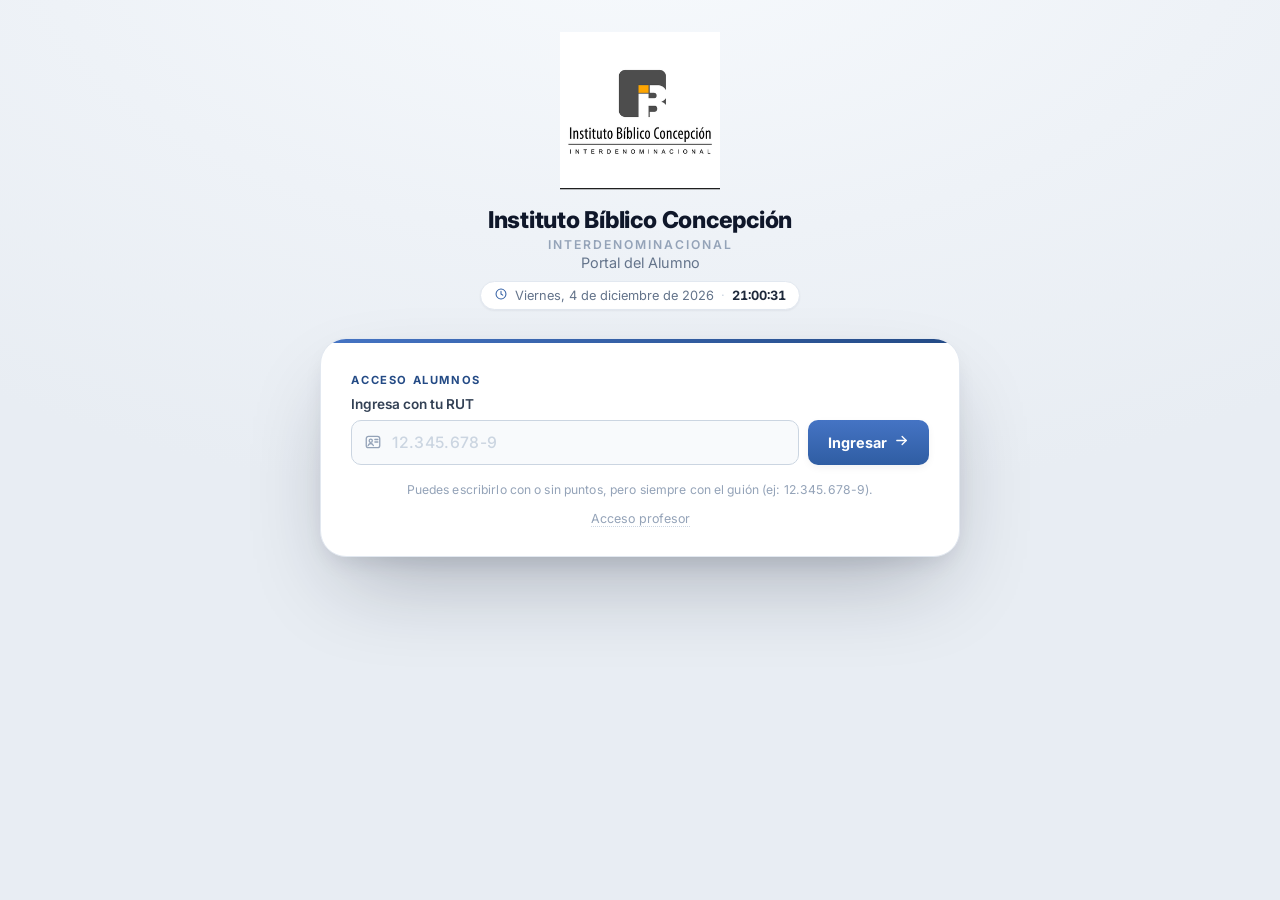
<file: index.html>
<!DOCTYPE html>
<html lang="es">
<head>
<meta charset="UTF-8">
<meta name="viewport" content="width=device-width, initial-scale=1.0">
<title>Portal del Alumno · Instituto Bíblico Concepción</title>
<link rel="preconnect" href="https://fonts.googleapis.com">
<link rel="preconnect" href="https://fonts.gstatic.com" crossorigin>
<link href="https://fonts.googleapis.com/css2?family=Inter:wght@400;500;600;700;800&display=swap" rel="stylesheet">
<style>
/* =====================================================================
   DESIGN TOKENS
   ===================================================================== */
:root {
  --blue-50:  #eef4fc;
  --blue-100: #dce7f7;
  --blue-400: #4574c4;
  --blue-500: #2f5da3;
  --blue-600: #234a85;
  --blue-700: #1a3866;
  --ink-900: #0f172a;
  --ink-800: #1e293b;
  --ink-700: #334155;
  --ink-500: #64748b;
  --ink-400: #94a3b8;
  --ink-300: #cbd5e1;
  --surface: #ffffff;
  --surface-soft: #f8fafc;
  --surface-sunk: #eef2f7;
  --border: #e2e8f0;
  --border-strong: #cbd5e1;
  --success-bg: #e6f9f0; --success: #17915a;
  --danger-bg:  #fdeeee; --danger:  #c8392f;
  --warn-bg:    #fff6e0; --warn:    #b9740f;
  --info-bg:    #eaf1ff; --info:    #2b6cb0;
  --violet-bg:  #f3e8ff; --violet:  #7c3aed;
  --sidebar-bg: linear-gradient(165deg, #0a1730 0%, #132a4d 55%, #1b3663 100%);
  --sidebar-text: rgba(255,255,255,.66);
  --sidebar-text-strong: #ffffff;
  --sidebar-accent: #63a4ff;
  --sidebar-accent-strong: #8fc0ff;
  --sidebar-active-bg: linear-gradient(90deg, rgba(99,164,255,.24), rgba(99,164,255,.09));
  --sidebar-hover-bg: rgba(99,164,255,.12);
  --sidebar-border: rgba(255,255,255,.08);
  --radius-xs: 8px; --radius-sm: 10px; --radius-md: 14px; --radius-lg: 20px; --radius-xl: 26px;
  --shadow-xs: 0 1px 2px rgba(15,23,42,.05);
  --shadow-sm: 0 3px 10px -2px rgba(15,23,42,.08);
  --shadow-md: 0 10px 28px -8px rgba(15,23,42,.14);
  --shadow-lg: 0 24px 55px -16px rgba(15,23,42,.22);
  --shadow-xl: 0 40px 90px -24px rgba(15,23,42,.30), 0 10px 26px -10px rgba(15,23,42,.14);
  --ease: cubic-bezier(.4,0,.2,1);
}

* { box-sizing: border-box; margin: 0; padding: 0; }
body {
  font-family: 'Inter', -apple-system, BlinkMacSystemFont, 'Segoe UI', Roboto, Arial, sans-serif;
  background: radial-gradient(1100px 600px at 50% -10%, #f7fafd 0%, #eef2f7 55%, #e8edf3 100%);
  color: var(--ink-900);
  min-height: 100vh;
  padding: 2rem 1rem;
  -webkit-font-smoothing: antialiased;
}
.container { max-width: 640px; margin: 0 auto; transition: max-width .3s var(--ease); }
body.logged-in .container { max-width: 1060px; }

.header { text-align: center; margin-bottom: 1.75rem; transition: margin .25s var(--ease); }
.header img { width: 160px; height: 160px; object-fit: contain; margin-bottom: 0.6rem; transition: width .25s var(--ease), height .25s var(--ease); }
.header h1 { font-size: 1.45rem; color: var(--ink-900); font-weight: 800; margin-bottom: 0.2rem; letter-spacing: -0.01em; }
.header .sub1 { color: var(--ink-400); font-size:0.76rem; letter-spacing:2px; text-transform:uppercase; margin-bottom:0.15rem; font-weight: 600; }
.header .sub2 { font-size: 0.9rem; color: var(--ink-500); }
body.logged-in .header { margin-bottom: 1.1rem; }
body.logged-in .header img { width: 84px; height: 84px; }
body.logged-in .header h1 { font-size: 1.18rem; }

.card {
  position: relative;
  background: var(--surface);
  border: 1px solid var(--border);
  border-radius: var(--radius-xl);
  padding: 2.1rem 1.9rem 1.9rem;
  box-shadow: var(--shadow-xl), inset 0 1px 0 rgba(255,255,255,.7);
  overflow: hidden;
}
.card::before {
  content: ""; position: absolute; top: 0; left: 0; right: 0; height: 4px;
  background: linear-gradient(90deg, var(--blue-400), var(--blue-600), var(--blue-400));
  background-size: 200% 100%;
}
.login-eyebrow {
  font-size: 0.7rem; font-weight: 700; letter-spacing: 1.6px; text-transform: uppercase;
  color: var(--blue-600); margin-bottom: 0.55rem;
}
label { display: block; font-size: 0.85rem; color: var(--ink-700); margin-bottom: 8px; font-weight: 600; }
.input-row { display: flex; gap: 9px; }
.input-wrap { position: relative; flex: 1; min-width: 0; }
.input-wrap .input-icon {
  position: absolute; left: 13px; top: 50%; transform: translateY(-50%);
  color: var(--ink-400); display: flex; pointer-events: none; transition: color .18s var(--ease);
}
.input-wrap .input-icon svg { width: 18px; height: 18px; }
.input-wrap:focus-within .input-icon { color: var(--blue-500); }
input[type=text], input[type=password] {
  width: 100%; padding: 12px 15px 12px 40px; border: 1.5px solid var(--border-strong); border-radius: var(--radius-sm);
  font-size: 0.98rem; font-family: inherit; font-weight: 600; letter-spacing: 0.02em; color: var(--ink-900);
  outline: none; transition: border-color .18s var(--ease), box-shadow .18s var(--ease), background .18s var(--ease);
  background: var(--surface-soft);
}
input[type=text]::placeholder, input[type=password]::placeholder { font-weight: 500; color: var(--ink-300); }
input[type=text]:focus, input[type=password]:focus { border-color: var(--blue-400); box-shadow: 0 0 0 4px rgba(69,116,196,.16); background: var(--surface); }
input[type=text].input-invalid, input[type=password].input-invalid { border-color: #eab3ac; }
button {
  position: relative; padding: 11px 20px; background: linear-gradient(180deg, var(--blue-400), var(--blue-500));
  color: #fff; border: none; border-radius: var(--radius-sm); font-family: inherit; font-size: 0.9rem;
  cursor: pointer; font-weight: 700; white-space: nowrap; transition: transform .15s var(--ease), box-shadow .15s var(--ease), background .15s var(--ease), filter .15s var(--ease);
  box-shadow: var(--shadow-sm);
}
button:hover { background: linear-gradient(180deg, var(--blue-500), var(--blue-600)); transform: translateY(-2px); box-shadow: var(--shadow-md); }
button:active { transform: translateY(0); filter: brightness(.97); }
button:disabled { cursor: default; transform: none !important; }
#btn-ingresar { display: inline-flex; align-items: center; justify-content: center; min-width: 118px; }
#btn-ingresar .btn-idle { display: inline-flex; align-items: center; gap: 7px; }
#btn-ingresar .btn-idle svg { width: 15px; height: 15px; transition: transform .18s var(--ease); }
#btn-ingresar:hover .btn-idle svg { transform: translateX(2px); }
#btn-ingresar .btn-loading { display: none; align-items: center; gap: 8px; }
#btn-ingresar.is-loading .btn-idle { display: none; }
#btn-ingresar.is-loading .btn-loading { display: inline-flex; }
#btn-ingresar.is-loading { background: linear-gradient(180deg, var(--blue-500), var(--blue-600)); box-shadow: var(--shadow-sm); }
.spinner {
  width: 15px; height: 15px; border-radius: 50%;
  border: 2px solid rgba(255,255,255,.45); border-top-color: #fff;
  animation: spin .65s linear infinite;
}
@keyframes spin { to { transform: rotate(360deg); } }
.error {
  display: none; align-items: flex-start; gap: 9px;
  background: var(--danger-bg); border: 1px solid #f6c9c5; border-radius: var(--radius-sm);
  padding: 11px 13px; font-size: 0.84rem; color: var(--danger); margin-top: 12px; line-height: 1.45;
}
.error .error-icon { flex-shrink: 0; margin-top: 1px; }
.error .error-icon svg { width: 16px; height: 16px; }
.hint { font-size: 0.76rem; color: var(--ink-400); text-align: center; margin-top: 16px; line-height: 1.5; letter-spacing: 0.01em; }

/* =====================================================================
   DASHBOARD SHELL
   ===================================================================== */
#vista-panel { display: none; }
.dashboard-shell {
  background: var(--surface);
  border: 1px solid var(--border);
  border-radius: var(--radius-lg);
  box-shadow: var(--shadow-lg);
  overflow: hidden;
}
.dashboard-topbar {
  display: flex; align-items: center; gap: 14px;
  padding: 1.1rem 1.4rem; border-bottom: 1px solid var(--border);
  background: var(--surface-soft);
}
.avatar {
  width: 46px; height: 46px; border-radius: 50%;
  background: linear-gradient(160deg, var(--blue-100), #b9d0ee);
  color: var(--blue-700); display: flex; align-items: center; justify-content: center;
  font-size: 15px; font-weight: 800; flex-shrink: 0; box-shadow: inset 0 0 0 1px rgba(35,74,133,.18);
}
.avatar-wrap { position: relative; flex-shrink: 0; cursor: pointer; border-radius: 50%; }
.avatar-wrap:focus-visible { outline: 3px solid var(--blue-400); outline-offset: 2px; }
.avatar { overflow: hidden; }
.avatar img { width: 100%; height: 100%; object-fit: cover; display: block; }
.avatar-wrap.cargando .avatar { opacity: .5; }
.avatar-cam {
  position: absolute; right: -3px; bottom: -3px; width: 21px; height: 21px; border-radius: 50%;
  background: var(--blue-500); color: #fff; border: 2px solid var(--surface);
  display: flex; align-items: center; justify-content: center; transition: transform .15s var(--ease);
}
.avatar-cam svg { width: 11px; height: 11px; }
.avatar-wrap:hover .avatar-cam { transform: scale(1.1); }
.foto-aviso { display: none; font-size: 0.8rem; border-radius: var(--radius-sm); padding: 9px 13px; margin: 0 0 14px; }
.foto-aviso.ok { display: block; background: #e7f7ee; color: #146c3a; border: 1px solid #bfe6cf; }
.foto-aviso.error { display: block; background: #fdecea; color: #b42318; border: 1px solid #f5c6c0; }
.foto-aviso.info { display: block; background: var(--blue-50); color: var(--blue-700); border: 1px solid var(--blue-100); }
.reloj {
  display: inline-flex; align-items: center; gap: 7px; margin-top: 10px; padding: 5px 13px;
  border-radius: 99px; background: var(--surface); border: 1px solid var(--border);
  font-size: 0.8rem; color: var(--ink-500); box-shadow: var(--shadow-xs);
}
.reloj svg { width: 14px; height: 14px; color: var(--blue-500); }
.reloj-sep { color: var(--ink-300); }
.reloj-hora { font-weight: 700; color: var(--ink-800); font-variant-numeric: tabular-nums; }
.alumno-ingreso { font-size: 0.74rem; color: var(--ink-400); margin-top: 2px; display: flex; align-items: flex-start; gap: 4px; line-height: 1.35; }
.alumno-ingreso svg { width: 12px; height: 12px; flex-shrink: 0; margin-top: 2px; }
.alumno-ingreso:empty { display: none; }
/* Panel del profesor */
.clave-alumno-row { display: none; margin-top: 12px; }
.clave-alumno-row label { margin-bottom: 6px; }
.acceso-profesor { text-align: center; margin-top: 12px; font-size: 0.78rem; }
.acceso-profesor a { color: var(--ink-400); text-decoration: none; border-bottom: 1px dotted var(--ink-300); }
.acceso-profesor a:hover { color: var(--blue-600); border-color: var(--blue-400); }
#vista-profe-login #btn-profe { min-width: 96px; }
.profe-avatar img { width: 100%; height: 100%; object-fit: cover; display: block; }
.profe-topbar .btn-salir { display: inline-flex; align-items: center; gap: 6px; }
.profe-topbar .btn-salir svg { width: 15px; height: 15px; }
.profe-body { padding: 1.3rem 1.4rem 1.6rem; }
.profe-toolbar { display: flex; align-items: center; gap: 10px; flex-wrap: wrap; margin-bottom: 1.1rem; }
.profe-toolbar label { margin: 0; }
.profe-toolbar select {
  flex: 1; min-width: 200px; max-width: 360px; border: 1.5px solid var(--border-strong); border-radius: var(--radius-sm);
  background: var(--surface-soft); font-family: inherit; font-size: 0.92rem; color: var(--ink-900); padding: 9px 12px;
}
.profe-toolbar a.btn-descargar span svg, .profe-toolbar a.btn-descargar svg { width: 14px; height: 14px; }
.kpi-grid { display: grid; grid-template-columns: repeat(4, 1fr); gap: 10px; margin-bottom: 14px; }
.kpi { background: var(--surface-soft); border: 1px solid var(--border); border-radius: var(--radius-sm); padding: 12px 14px; }
.kpi-label { font-size: 0.72rem; color: var(--ink-500); font-weight: 600; text-transform: uppercase; letter-spacing: .04em; }
.kpi-valor { font-size: 1.55rem; font-weight: 800; color: var(--ink-900); margin-top: 4px; font-variant-numeric: tabular-nums; }
.kpi-sub { font-size: 0.74rem; color: var(--ink-400); margin-top: 1px; }
.tabla-wrap { overflow-x: auto; border: 1px solid var(--border); border-radius: var(--radius-sm); }
table.profe-tabla { width: 100%; min-width: 540px; border-collapse: collapse; font-size: 0.83rem; }
.profe-tabla td:first-child { min-width: 190px; }
.profe-tabla th { text-align: left; font-size: 0.7rem; text-transform: uppercase; letter-spacing: .04em; color: var(--ink-500); background: var(--surface-soft); padding: 9px 11px; border-bottom: 1px solid var(--border); white-space: nowrap; }
.profe-tabla td { padding: 9px 11px; border-bottom: 1px solid var(--border); color: var(--ink-800); vertical-align: top; }
.profe-tabla tr:last-child td { border-bottom: none; }
.profe-tabla td.num { text-align: right; font-variant-numeric: tabular-nums; white-space: nowrap; }
.profe-tabla .rut { color: var(--ink-400); font-size: 0.74rem; }
.tag { display: inline-block; font-size: 0.7rem; font-weight: 700; padding: 2px 8px; border-radius: 99px; white-space: nowrap; }
.tag.ok { background: #e7f7ee; color: #146c3a; }
.tag.mal { background: #fdecea; color: #b42318; }
.tag.medio { background: #fff4e5; color: #a15c07; }
.tag.gris { background: var(--surface-sunk); color: var(--ink-500); }
.trabajo-bloque { border: 1px solid var(--border); border-radius: var(--radius-sm); padding: 12px 14px; margin-bottom: 10px; }
.trabajo-cab { display: flex; align-items: center; justify-content: space-between; gap: 10px; margin-bottom: 8px; }
.trabajo-nombre { font-weight: 700; color: var(--ink-900); font-size: 0.92rem; }
.barra { height: 7px; background: var(--surface-sunk); border-radius: 99px; overflow: hidden; margin-bottom: 10px; }
.barra > span { display: block; height: 100%; background: linear-gradient(90deg, var(--blue-400), var(--blue-600)); border-radius: 99px; }
.sub-titulo { font-size: 0.74rem; font-weight: 700; color: var(--ink-500); text-transform: uppercase; letter-spacing: .04em; margin: 8px 0 6px; }
.chips { display: flex; flex-wrap: wrap; gap: 6px; }
.chip { font-size: 0.76rem; background: var(--surface-soft); border: 1px solid var(--border); border-radius: 99px; padding: 3px 10px; color: var(--ink-700); }
.chip.pendiente { background: #fff4e5; border-color: #f6dcb4; color: #8a4b05; }
.entrega-linea { display: flex; gap: 8px; align-items: baseline; font-size: 0.8rem; padding: 4px 0; border-top: 1px dashed var(--border); }
.entrega-linea:first-child { border-top: none; }
.entrega-linea a { color: var(--blue-600); font-weight: 600; text-decoration: none; overflow-wrap: anywhere; }
.entrega-linea a:hover { text-decoration: underline; }
.entrega-linea .cuando { color: var(--ink-400); white-space: nowrap; margin-left: auto; font-size: 0.74rem; }
.profe-nota { font-size: 0.76rem; color: var(--ink-400); margin-top: 8px; line-height: 1.45; }
@media (max-width: 768px) {
  .kpi-grid { grid-template-columns: 1fr 1fr; }
  .profe-body { padding: 1rem; }
  .profe-topbar .btn-txt { display: none; }
}
.alumno-nombre { font-size: 1rem; font-weight: 700; color: var(--ink-900); line-height: 1.25; }
.alumno-rut { font-size: 0.79rem; color: var(--ink-400); margin-top: 1px; }
.topbar-actions { margin-left: auto; display: flex; align-items: center; gap: 8px; }
.icon-btn {
  display: inline-flex; align-items: center; justify-content: center;
  width: 34px; height: 34px; border-radius: var(--radius-xs);
  background: var(--surface); border: 1px solid var(--border-strong); color: var(--ink-500);
  cursor: pointer; transition: all .15s var(--ease); box-shadow: none;
}
.icon-btn:hover { color: var(--blue-600); border-color: var(--blue-400); background: var(--blue-50); transform: none; box-shadow: var(--shadow-xs); }
.icon-btn svg { width: 17px; height: 17px; }
.btn-salir {
  display: inline-flex; align-items: center; gap: 6px;
  background: var(--surface); color: var(--ink-500); border: 1px solid var(--border-strong);
  font-size: 0.78rem; font-weight: 600; padding: 8px 13px; border-radius: var(--radius-xs); box-shadow: none;
}
.btn-salir svg { width: 15px; height: 15px; }
.btn-salir:hover { background: var(--danger-bg); color: var(--danger); border-color: #f3c9c3; transform: none; box-shadow: none; }

.app-shell { display: flex; align-items: stretch; min-height: 480px; }

/* ---- Sidebar / nav ---- */
.sidebar {
  width: 250px; flex-shrink: 0; background: var(--sidebar-bg);
  display: flex; flex-direction: column; gap: 4px; padding: 1rem 0.85rem;
  transition: width .22s var(--ease), padding .22s var(--ease);
}
.sidebar.collapsed { width: 72px; padding: 1rem 0.6rem; }
.sidebar-toggle {
  align-self: flex-end; display: inline-flex; align-items: center; justify-content: center;
  width: 30px; height: 30px; border-radius: var(--radius-xs); margin-bottom: 8px;
  background: transparent; border: 1px solid var(--sidebar-border); color: var(--sidebar-text);
  cursor: pointer; transition: all .18s var(--ease); box-shadow: none;
}
.sidebar-toggle:hover { background: var(--sidebar-hover-bg); color: #fff; transform: none; box-shadow: none; }
.sidebar-toggle svg { width: 15px; height: 15px; transition: transform .22s var(--ease); }
.sidebar.collapsed .sidebar-toggle { align-self: center; }
.sidebar.collapsed .sidebar-toggle svg { transform: rotate(180deg); }

.nav-list { display: flex; flex-direction: column; gap: 2px; flex: 1; }
.nav-item {
  display: flex; align-items: center; gap: 12px; width: 100%;
  padding: 10px 12px; border-radius: var(--radius-sm); border: none; background: transparent;
  color: var(--sidebar-text); font-family: inherit; font-size: 0.85rem; font-weight: 600;
  text-align: left; cursor: pointer; transition: background .18s var(--ease), color .18s var(--ease), transform .18s var(--ease);
  box-shadow: none; position: relative;
}
.nav-item:hover { background: var(--sidebar-hover-bg); color: var(--sidebar-text-strong); transform: translateX(2px); box-shadow: none; }
.nav-item.active {
  background: var(--sidebar-active-bg); color: var(--sidebar-accent-strong); font-weight: 700;
  box-shadow: inset 3px 0 0 var(--sidebar-accent), 0 4px 14px -6px rgba(99,164,255,.45);
}
.nav-item.active:hover { transform: none; }
.nav-item svg { width: 19px; height: 19px; flex-shrink: 0; }
.nav-item .nav-label { overflow: hidden; text-overflow: ellipsis; white-space: nowrap; }
.sidebar.collapsed .nav-item { justify-content: center; padding: 10px; }
.sidebar.collapsed .nav-item .nav-label { display: none; }
.nav-exit {
  display: none; /* the topbar already exposes Salir; kept for potential future use */
}

/* ---- Main content ---- */
.main-content { flex: 1; min-width: 0; padding: 1.6rem; background: var(--surface); overflow-x: hidden; }

@media (min-width: 769px) {
  .sidebar-toggle { display: inline-flex; }
}
@media (max-width: 768px) {
  .app-shell { flex-direction: column; }
  .sidebar {
    width: 100% !important; padding: .85rem; background: var(--surface-soft);
    border-bottom: 1px solid var(--border);
  }
  .sidebar-toggle { display: none; }
  .nav-list { display: grid; grid-template-columns: repeat(4, minmax(0, 1fr)); gap: 8px; }
  .nav-item {
    flex-direction: column; gap: 6px; padding: 10px 4px; text-align: center; min-width: 0;
    color: var(--ink-500); background: var(--surface); border: 1px solid var(--border);
    font-size: 0.68rem; line-height: 1.2; box-shadow: var(--shadow-xs);
  }
  .nav-item svg { width: 20px; height: 20px; }
  .nav-item .nav-label { white-space: normal; overflow: visible; text-overflow: clip; overflow-wrap: break-word; }
  .nav-item:hover { background: var(--blue-50); color: var(--blue-600); border-color: var(--blue-400); }
  .nav-item.active { background: var(--blue-100); color: var(--blue-700); border-color: var(--blue-400); box-shadow: none; }
  .main-content { padding: 1.1rem .95rem; }
}

/* =====================================================================
   Cards & content components
   ===================================================================== */
.curso-card {
  background: var(--surface); border: 1px solid var(--border); border-radius: var(--radius-md);
  padding: 1.25rem 1.3rem; margin-bottom: 16px; box-shadow: var(--shadow-xs);
  transition: box-shadow .18s var(--ease), border-color .18s var(--ease);
}
.curso-card:hover { box-shadow: var(--shadow-sm); border-color: var(--border-strong); }
.curso-titulo { display:flex; align-items:center; gap:9px; font-size: 1rem; font-weight: 700; color: var(--ink-900); margin-bottom: 1rem; letter-spacing: -0.005em; }
.curso-titulo svg { width: 18px; height: 18px; color: var(--blue-600); flex-shrink: 0; }
.curso-badge { display: inline-block; font-size: 0.72rem; font-weight: 700; padding: 3px 11px; border-radius: 99px; background: var(--blue-100); color: var(--blue-700); }

/* Asistencia */
.asistencia-summary {
  display: flex; align-items: center; justify-content: space-between;
  background: var(--surface-soft); border: 1px solid var(--border); border-radius: var(--radius-sm);
  padding: 13px 17px; margin-bottom: 12px;
}
.asistencia-pct { font-size: 1.4rem; font-weight: 800; letter-spacing: -0.02em; }
.asistencia-log { display: flex; flex-wrap: wrap; gap: 7px; }
.asistencia-chip {
  font-size: 0.73rem; font-weight: 600; padding: 6px 11px; border-radius: var(--radius-xs);
  display: flex; flex-direction: column; align-items: center; min-width: 66px; gap: 2px;
  border: 1px solid transparent;
}
.asistencia-chip .fecha { font-size: 0.66rem; font-weight: 500; opacity: 0.72; }
.asistencia-chip .chip-row { display: flex; align-items: center; gap: 4px; }
.asistencia-chip svg { width: 13px; height: 13px; flex-shrink: 0; }
.presente { background: var(--success-bg); color: var(--success); }
.ausente { background: var(--danger-bg); color: var(--danger); }
.atraso { background: var(--warn-bg); color: var(--warn); }
.media-clase { background: #e3f6fa; color: #0d7f95; }

/* Observaciones y Avisos (lista general) */
.aviso-item {
  background: var(--surface); border: 1px solid var(--border); border-radius: var(--radius-sm);
  padding: 13px 15px; margin-bottom: 11px; transition: box-shadow .18s var(--ease), border-color .18s var(--ease);
}
.aviso-item:hover { box-shadow: var(--shadow-sm); border-color: var(--border-strong); }
.aviso-fecha {
  font-size: 0.71rem; color: var(--ink-400); font-weight: 700; text-transform: uppercase; letter-spacing: 0.5px;
  margin-bottom: 5px; display: flex; align-items: center; gap: 6px;
}
.aviso-fecha svg { width: 13px; height: 13px; flex-shrink: 0; }
.aviso-titulo { font-size: 0.92rem; font-weight: 700; color: var(--ink-900); margin-bottom: 4px; display: flex; align-items: center; gap: 6px; }
.aviso-titulo svg { width: 15px; height: 15px; color: var(--blue-600); flex-shrink: 0; }
.aviso-texto { font-size: 0.85rem; color: var(--ink-700); line-height: 1.55; }
.sin-avisos { font-size: 0.85rem; color: var(--ink-400); text-align: center; padding: 26px 10px; }

/* Horario */
.horario-row {
  display: flex; align-items: center; gap: 12px; background: var(--surface); border: 1px solid var(--border);
  border-radius: var(--radius-sm); padding: 13px 15px; margin-bottom: 9px; flex-wrap: wrap;
  transition: box-shadow .18s var(--ease), border-color .18s var(--ease);
}
.horario-row:hover { box-shadow: var(--shadow-sm); border-color: var(--border-strong); }
.horario-dia { font-size: 0.86rem; font-weight: 700; color: var(--ink-900); min-width: 82px; }
.horario-hora { font-size: 0.82rem; color: var(--ink-500); }
.modalidad-badge { font-size: 0.71rem; font-weight: 700; padding: 4px 11px; border-radius: 99px; margin-left: auto; }
.presencial { background: var(--info-bg); color: var(--info); }
.online { background: var(--violet-bg); color: var(--violet); }
.hibrido { background: var(--blue-100); color: var(--blue-700); }
.horario-lugar { font-size: 0.79rem; color: var(--ink-400); width: 100%; }

/* Materiales */
.material-item {
  display: flex; align-items: center; gap: 13px; background: var(--surface); border: 1px solid var(--border);
  border-radius: var(--radius-sm); padding: 11px 15px; margin-bottom: 9px;
  transition: box-shadow .18s var(--ease), border-color .18s var(--ease), transform .18s var(--ease);
}
.material-item:hover { box-shadow: var(--shadow-sm); border-color: var(--border-strong); transform: translateY(-1px); }
.material-icon {
  width: 36px; height: 36px; border-radius: var(--radius-xs); flex-shrink: 0;
  background: var(--blue-50); color: var(--blue-600); display: flex; align-items: center; justify-content: center;
}
.material-icon svg { width: 18px; height: 18px; }
.material-info { flex: 1; min-width: 0; }
.material-nombre { font-size: 0.89rem; font-weight: 600; color: var(--ink-900); }
.material-desc { font-size: 0.77rem; color: var(--ink-400); margin-top: 2px; line-height: 1.4; }
a.btn-descargar {
  display: inline-flex; align-items: center; gap: 6px; text-decoration: none;
  background: linear-gradient(180deg, var(--blue-400), var(--blue-500)); color: #fff;
  font-size: 0.78rem; font-weight: 700; padding: 8px 15px; border-radius: 99px; white-space: nowrap;
  transition: transform .15s var(--ease), box-shadow .15s var(--ease), background .15s var(--ease);
  box-shadow: var(--shadow-xs);
}
a.btn-descargar svg { width: 14px; height: 14px; }
a.btn-descargar:hover { background: linear-gradient(180deg, var(--blue-500), var(--blue-600)); transform: translateY(-1px); box-shadow: var(--shadow-sm); }
.material-audio { align-items: flex-start; flex-direction: column; }
.material-audio audio { width: 100%; margin-top: 8px; height: 36px; }
@media (max-width: 560px) {
  /* En el celular: ícono y texto arriba usando todo el ancho; el botón abajo. */
  .material-item { flex-wrap: wrap; row-gap: 10px; padding: 12px 13px; }
  .material-item .material-info { flex: 1 1 calc(100% - 49px); }
  .material-item > a.btn-descargar { margin-left: 49px; }
  .curso-card { padding-left: 14px; padding-right: 14px; }
}
.sin-materiales { font-size: 0.84rem; color: var(--ink-400); text-align: center; padding: 14px; }

/* Notas */
.notas-grid { display: grid; grid-template-columns: repeat(3, 1fr); gap: 10px; margin-bottom: 14px; }
.notas-grid-2 { grid-template-columns: repeat(2, 1fr); }
.grupo-titulo {
  font-size: 0.78rem; font-weight: 700; color: var(--ink-400); text-transform: uppercase; letter-spacing: 0.8px;
  margin: 4px 0 12px; padding-bottom: 8px; border-bottom: 1px solid var(--border);
  display: flex; align-items: center; gap: 7px;
}
.grupo-titulo svg { width: 14px; height: 14px; color: var(--blue-600); }
.grupo-titulo + .curso-card { margin-top: 0; }
.curso-card + .grupo-titulo { margin-top: 22px; }
.nota-box { background: var(--surface-soft); border: 1px solid var(--border); border-radius: var(--radius-sm); padding: 13px 8px; text-align: center; }
.nota-label { font-size: 0.71rem; color: var(--ink-400); margin-bottom: 6px; font-weight: 700; text-transform: uppercase; letter-spacing: 0.4px; }
.nota-valor { font-size: 1.5rem; font-weight: 800; color: var(--ink-900); letter-spacing: -0.02em; }
.nota-valor .pendiente { font-size: 0.85rem; color: var(--ink-300); font-weight: 500; }
.promedio-row {
  display: flex; align-items: center; justify-content: space-between; background: var(--surface-soft);
  border: 1px solid var(--border); border-radius: var(--radius-sm); padding: 13px 17px;
}
.promedio-label { font-size: 0.82rem; color: var(--ink-500); font-weight: 600; }
.promedio-valor { font-size: 1.35rem; font-weight: 800; letter-spacing: -0.02em; }
.estado-badge { display: inline-flex; align-items: center; gap: 5px; font-size: 0.78rem; font-weight: 700; padding: 6px 14px; border-radius: 99px; }
.estado-badge svg { width: 13px; height: 13px; }
.aprobado { background: var(--success-bg); color: var(--success); }
.reprobado { background: var(--danger-bg); color: var(--danger); }
.pendiente-badge { background: var(--warn-bg); color: var(--warn); }
.nota-pie { font-size: 0.76rem; color: var(--ink-400); text-align: center; margin-top: 14px; line-height: 1.5; }

/* Entrega de trabajos */
.entrega-form label { margin-bottom: 6px; font-size: 0.8rem; }
.entrega-form select, .entrega-form textarea {
  width: 100%; border: 1.5px solid var(--border-strong); border-radius: var(--radius-sm); background: var(--surface-soft);
  font-family: inherit; font-size: 0.92rem; color: var(--ink-900); padding: 10px 12px; margin-bottom: 12px; outline: none;
}
.entrega-form textarea { min-height: 70px; resize: vertical; line-height: 1.45; }
.entrega-form select:focus, .entrega-form textarea:focus { border-color: var(--blue-400); box-shadow: 0 0 0 4px rgba(69,116,196,.16); background: var(--surface); }
.dropzone {
  border: 2px dashed var(--border-strong); border-radius: var(--radius-sm); background: var(--surface-soft);
  padding: 26px 16px; text-align: center; cursor: pointer; margin-bottom: 12px; color: var(--ink-500);
  transition: border-color .15s var(--ease), background .15s var(--ease);
}
.dropzone:hover, .dropzone.over { border-color: var(--blue-400); background: var(--blue-50); }
.dropzone svg { width: 30px; height: 30px; color: var(--blue-500); margin-bottom: 6px; }
.dropzone-titulo { font-size: 0.92rem; font-weight: 700; color: var(--ink-800); }
.dropzone-sub { font-size: 0.76rem; color: var(--ink-400); margin-top: 3px; }
.dropzone-link { color: var(--blue-500); text-decoration: underline; }
.archivo-elegido { display: none; align-items: center; gap: 12px; border: 1px solid var(--border); border-radius: var(--radius-sm); padding: 10px 13px; margin-bottom: 12px; background: var(--surface); }
.archivo-elegido .material-info { min-width: 0; }
.archivo-elegido .material-nombre { overflow-wrap: anywhere; }
button.btn-quitar { background: none; color: var(--ink-500); box-shadow: none; padding: 6px 10px; font-size: 0.78rem; border: 1px solid var(--border); }
button.btn-quitar:hover { background: var(--surface-sunk); color: var(--ink-800); transform: none; box-shadow: none; }
.entrega-botones button { display: inline-flex; align-items: center; gap: 7px; font-size: 0.88rem; }
.entrega-botones button svg { width: 16px; height: 16px; }
.entrega-msg { display: none; font-size: 0.85rem; border-radius: var(--radius-sm); padding: 11px 13px; margin-top: 12px; line-height: 1.45; }
.entrega-msg.ok { display: block; background: #e7f7ee; color: #146c3a; border: 1px solid #bfe6cf; }
.entrega-msg.error { display: block; background: #fdecea; color: #b42318; border: 1px solid #f5c6c0; }
.entrega-msg.info { display: block; background: var(--blue-50); color: var(--blue-700); border: 1px solid var(--blue-100); }
.entrega-historial { margin-top: 4px; }
.entrega-historial .material-item { margin-bottom: 7px; }

/* Contacto del profesor */
.profesor-perfil { display: flex; align-items: center; gap: 16px; margin-bottom: 1.1rem; }
.profesor-foto {
  width: 92px; height: 92px; border-radius: 50%; flex-shrink: 0; overflow: hidden;
  background: linear-gradient(180deg, var(--blue-100), var(--blue-50)); border: 3px solid var(--surface);
  box-shadow: 0 0 0 1.5px var(--blue-100), var(--shadow-sm);
  display: flex; align-items: center; justify-content: center;
  font-size: 1.9rem; font-weight: 800; color: var(--blue-600);
}
.profesor-foto img { width: 100%; height: 100%; object-fit: cover; display: block; }
.profesor-nombre { font-size: 1.15rem; font-weight: 800; color: var(--ink-900); }
.profesor-cargo { font-size: 0.8rem; color: var(--ink-500); margin-top: 2px; }
a.contacto-item { text-decoration: none; color: inherit; }
.contacto-item .material-icon.wsp { background: #e7f7ee; color: #1a8f4c; }
.contacto-valor { font-size: 0.95rem; font-weight: 700; color: var(--blue-600); margin-top: 2px; overflow-wrap: anywhere; }
.contacto-item .material-icon.wsp + .material-info .contacto-valor { color: #1a8f4c; }
.mensaje-form label { margin-bottom: 6px; font-size: 0.8rem; }
.mensaje-form select, .mensaje-form textarea {
  width: 100%; border: 1.5px solid var(--border-strong); border-radius: var(--radius-sm); background: var(--surface-soft);
  font-family: inherit; font-size: 0.92rem; color: var(--ink-900); padding: 10px 12px; margin-bottom: 12px; outline: none;
}
.mensaje-form textarea { min-height: 120px; resize: vertical; line-height: 1.45; }
.mensaje-form select:focus, .mensaje-form textarea:focus { border-color: var(--blue-400); box-shadow: 0 0 0 4px rgba(69,116,196,.16); background: var(--surface); }
.mensaje-botones { display: flex; gap: 9px; flex-wrap: wrap; }
.mensaje-botones button { display: inline-flex; align-items: center; gap: 7px; font-size: 0.85rem; }
.mensaje-botones button svg { width: 16px; height: 16px; }
.mensaje-botones button.btn-wsp { background: linear-gradient(180deg, #25b565, #1a8f4c); }
.mensaje-botones button.btn-wsp:hover { background: linear-gradient(180deg, #1f9f58, #167a41); }
.mensaje-nota { font-size: 0.76rem; color: var(--ink-400); margin-top: 10px; line-height: 1.45; }
.mensaje-error { font-size: 0.8rem; color: #b42318; margin: -4px 0 10px; display: none; }

@media (max-width: 420px) {
  .notas-grid { grid-template-columns: 1fr 1fr; }
}
</style>
</head>
<body>
<div class="container">

  <div class="header">
    <img id="logo-ibc" alt="Instituto Bíblico Concepción" src="">
    <h1>Instituto Bíblico Concepción</h1>
    <p class="sub1">Interdenominacional</p>
    <p class="sub2">Portal del Alumno</p>
    <div class="reloj" id="reloj" aria-live="off"><span class="ico-reloj"></span><span id="reloj-fecha"></span><span class="reloj-sep">·</span><span class="reloj-hora" id="reloj-hora"></span></div>
  </div>

  <!-- ============ VISTA: INGRESO ============ -->
  <div class="card" id="vista-login">
    <div class="login-eyebrow">Acceso alumnos</div>
    <label for="rut-input">Ingresa con tu RUT</label>
    <div class="input-row">
      <div class="input-wrap">
        <span class="input-icon ico-idcard"></span>
        <input type="text" id="rut-input" placeholder="12.345.678-9" maxlength="12" autocomplete="off" inputmode="text">
      </div>
      <button id="btn-ingresar" onclick="ingresar()">
        <span class="btn-idle">Ingresar<span class="ico-arrow"></span></span>
        <span class="btn-loading"><span class="spinner"></span>Verificando…</span>
      </button>
    </div>
    <div class="clave-alumno-row" id="clave-alumno-row">
      <label for="clave-alumno">Clave</label>
      <div class="input-wrap">
        <span class="input-icon ico-candado2"></span>
        <input type="password" id="clave-alumno" placeholder="Tu clave" autocomplete="current-password" inputmode="numeric">
      </div>
    </div>
    <div class="error" id="error-msg"><span class="error-icon ico-alert"></span><span class="error-text"></span></div>
    <p class="hint">Puedes escribirlo con o sin puntos, pero siempre con el guión (ej: 12.345.678-9).</p>
    <p class="acceso-profesor"><a href="#profesor" onclick="abrirAccesoProfesor(); return false;">Acceso profesor</a></p>
  </div>

  <!-- ============ VISTA: ACCESO DEL PROFESOR ============ -->
  <div class="card" id="vista-profe-login" style="display:none;">
    <div class="login-eyebrow">Panel del profesor</div>
    <label for="clave-input">Clave del profesor</label>
    <div class="input-row">
      <div class="input-wrap">
        <span class="input-icon ico-candado"></span>
        <input type="password" id="clave-input" placeholder="Tu clave" autocomplete="current-password">
      </div>
      <button id="btn-profe" onclick="ingresarProfesor()">Entrar</button>
    </div>
    <div class="error" id="profe-error"><span class="error-icon ico-alert2"></span><span class="error-text"></span></div>
    <p class="acceso-profesor"><a href="#" onclick="volverAlIngreso(); return false;">← Volver al acceso de alumnos</a></p>
  </div>

  <!-- ============ VISTA: PANEL DEL PROFESOR ============ -->
  <div class="dashboard-shell" id="vista-profe" style="display:none;">
    <div class="dashboard-topbar profe-topbar">
      <div class="avatar profe-avatar" id="profe-avatar"></div>
      <div>
        <div class="alumno-nombre">Panel del profesor</div>
        <div class="alumno-rut" id="profe-sub"></div>
      </div>
      <div class="topbar-actions">
        <button class="btn-salir" onclick="cargarPanelProfesor()" title="Actualizar datos"><span class="ico-refresh"></span><span class="btn-txt">Actualizar</span></button>
        <button class="btn-salir" onclick="salirProfesor()"><span class="ico-salir2"></span><span class="btn-txt">Salir</span></button>
      </div>
    </div>
    <div class="profe-body">
      <div class="profe-toolbar">
        <label for="profe-curso">Curso</label>
        <select id="profe-curso" onchange="renderPanelProfesor()"></select>
        <a class="btn-descargar" id="profe-planilla" href="#" target="_blank" rel="noopener" style="display:none;"><span class="ico-external"></span><span>Abrir planilla</span></a>
      </div>
      <div id="profe-contenido"></div>
    </div>
  </div>

  <!-- ============ VISTA: PANEL DEL ALUMNO ============ -->
  <div class="dashboard-shell" id="vista-panel">
    <div class="dashboard-topbar">
      <div class="avatar-wrap" id="avatar-wrap" role="button" tabindex="0" title="Cambiar foto de perfil" onclick="document.getElementById('foto-input').click()">
        <div class="avatar" id="avatar"></div>
        <span class="avatar-cam" id="avatar-cam"></span>
        <input type="file" id="foto-input" accept="image/*" style="display:none" onchange="subirFotoPerfil(this.files[0]); this.value='';">
      </div>
      <div>
        <div class="alumno-nombre" id="alumno-nombre"></div>
        <div class="alumno-rut" id="alumno-rut-display"></div>
        <div class="alumno-ingreso" id="alumno-ingreso"></div>
      </div>
      <div class="topbar-actions">
        <button class="btn-salir" onclick="salir()"><span class="ico-salir"></span>Salir</button>
      </div>
    </div>

    <div class="app-shell">
      <aside class="sidebar" id="sidebar">
        <button class="sidebar-toggle" id="sidebar-toggle" onclick="toggleSidebar()" title="Contraer/expandir menú" aria-label="Contraer o expandir menú"><span class="ico-toggle"></span></button>
        <nav class="nav-list">
          <button class="nav-item active" id="tab-materiales" onclick="mostrarSeccion('materiales')" title="Materias y Materiales"><span class="ico-materiales"></span><span class="nav-label">Materias y Materiales</span></button>
          <button class="nav-item" id="tab-tareas" onclick="mostrarSeccion('tareas')" title="Tareas a Realizar"><span class="ico-tareas"></span><span class="nav-label">Tareas a Realizar</span></button>
          <button class="nav-item" id="tab-entregas" onclick="mostrarSeccion('entregas')" title="Entrega de Trabajos"><span class="ico-entregas"></span><span class="nav-label">Entrega de Trabajos</span></button>
          <button class="nav-item" id="tab-trabajogrupo" onclick="mostrarSeccion('trabajogrupo')" title="Trabajo en Grupo"><span class="ico-grupo"></span><span class="nav-label">Trabajo en Grupo</span></button>
          <button class="nav-item" id="tab-notas" onclick="mostrarSeccion('notas')" title="Mis Calificaciones"><span class="ico-notas"></span><span class="nav-label">Mis Calificaciones</span></button>
          <button class="nav-item" id="tab-asistencia" onclick="mostrarSeccion('asistencia')" title="Mi Asistencia"><span class="ico-asistencia"></span><span class="nav-label">Mi Asistencia</span></button>
          <button class="nav-item" id="tab-observaciones" onclick="mostrarSeccion('observaciones')" title="Observaciones"><span class="ico-observaciones"></span><span class="nav-label">Observaciones</span></button>
          <button class="nav-item" id="tab-avisos" onclick="mostrarSeccion('avisos')" title="Avisos Generales"><span class="ico-avisos"></span><span class="nav-label">Avisos Generales</span></button>
          <button class="nav-item" id="tab-horario" onclick="mostrarSeccion('horario')" title="Horario y Modalidad"><span class="ico-horario"></span><span class="nav-label">Horario y Modalidad</span></button>
          <button class="nav-item" id="tab-profesor" onclick="mostrarSeccion('profesor')" title="Contacto del Profesor"><span class="ico-profesor"></span><span class="nav-label">Contacto del Profesor</span></button>
        </nav>
      </aside>

      <main class="main-content">
        <div class="foto-aviso" id="foto-aviso"></div>
        <div id="seccion-materiales"></div>
        <div id="seccion-tareas" style="display:none;"></div>
        <div id="seccion-entregas" style="display:none;"></div>
        <div id="seccion-trabajogrupo" style="display:none;"></div>
        <div id="seccion-notas" style="display:none;"></div>
        <div id="seccion-asistencia" style="display:none;"></div>
        <div id="seccion-observaciones" style="display:none;"></div>
        <div id="seccion-avisos" style="display:none;"></div>
        <div id="seccion-horario" style="display:none;"></div>
        <div id="seccion-profesor" style="display:none;"></div>
      </main>
    </div>
  </div>

</div>

<script>
/* =====================================================================
   1) LOGO (imagen en base64 — no modificar)
   ===================================================================== */
const LOGO_B64 = "[data-uri]";
document.getElementById('logo-ibc').src = LOGO_B64;

/* =====================================================================
   1b) ICONOS (SVG minimalistas estilo Lucide — no es necesario editar)
   ===================================================================== */
const ICONS = {
  lock: '<svg viewBox="0 0 24 24" fill="none" stroke="currentColor" stroke-width="1.8" stroke-linecap="round" stroke-linejoin="round"><rect x="4.5" y="10.5" width="15" height="10" rx="2.5"/><path d="M8 10.5V7.5a4 4 0 0 1 8 0v3"/></svg>',
  refresh: '<svg viewBox="0 0 24 24" fill="none" stroke="currentColor" stroke-width="1.9" stroke-linecap="round" stroke-linejoin="round"><path d="M20 11a8 8 0 0 0-14.3-4.9L4 8"/><path d="M4 3.5V8h4.5"/><path d="M4 13a8 8 0 0 0 14.3 4.9L20 16"/><path d="M20 20.5V16h-4.5"/></svg>',
  camera: '<svg viewBox="0 0 24 24" fill="none" stroke="currentColor" stroke-width="2.2" stroke-linecap="round" stroke-linejoin="round"><path d="M4 8h3l1.5-2.5h7L17 8h3v11H4z"/><circle cx="12" cy="13.2" r="3.3"/></svg>',
  upload: '<svg viewBox="0 0 24 24" fill="none" stroke="currentColor" stroke-width="1.8" stroke-linecap="round" stroke-linejoin="round"><path d="M12 15.5V4"/><path d="M7.5 8.5L12 4l4.5 4.5"/><path d="M4.5 15v3a2 2 0 0 0 2 2h11a2 2 0 0 0 2-2v-3"/></svg>',
  whatsapp: '<svg viewBox="0 0 24 24" fill="none" stroke="currentColor" stroke-width="1.8" stroke-linecap="round" stroke-linejoin="round"><path d="M4.2 19.8l1.2-4.1A8.3 8.3 0 1 1 8.6 19l-4.4.8z"/><path d="M9.2 8.6c.2-.5.5-.6.8-.6h.5c.2 0 .4.1.5.4l.6 1.5c.1.2 0 .4-.1.6l-.5.6c.6 1.2 1.5 2.1 2.7 2.7l.6-.5c.2-.1.4-.2.6-.1l1.5.6c.3.1.4.3.4.5v.5c0 .3-.1.6-.6.8-1.3.6-3.2 0-4.8-1.6S8.6 9.9 9.2 8.6z"/></svg>',
  mail: '<svg viewBox="0 0 24 24" fill="none" stroke="currentColor" stroke-width="1.8" stroke-linecap="round" stroke-linejoin="round"><rect x="3" y="5" width="18" height="14" rx="2.5"/><path d="M3.5 6.5l8.5 6.5 8.5-6.5"/></svg>',
  send: '<svg viewBox="0 0 24 24" fill="none" stroke="currentColor" stroke-width="1.9" stroke-linecap="round" stroke-linejoin="round"><path d="M20.5 3.5L10 14"/><path d="M20.5 3.5l-6.5 17-4-6.5-6.5-4z"/></svg>',
  user: '<svg viewBox="0 0 24 24" fill="none" stroke="currentColor" stroke-width="1.75" stroke-linecap="round" stroke-linejoin="round"><circle cx="12" cy="8" r="3.8"/><path d="M4.5 20.5c0-4 3.4-6.5 7.5-6.5s7.5 2.5 7.5 6.5"/></svg>',
  book: '<svg viewBox="0 0 24 24" fill="none" stroke="currentColor" stroke-width="1.75" stroke-linecap="round" stroke-linejoin="round"><path d="M12 7c-1.8-1.6-4.2-2.3-7.5-2.3v13c3.3 0 5.7.7 7.5 2.3 1.8-1.6 4.2-2.3 7.5-2.3v-13c-3.3 0-5.7.7-7.5 2.3z"/><path d="M12 7v13"/></svg>',
  tasks: '<svg viewBox="0 0 24 24" fill="none" stroke="currentColor" stroke-width="1.75" stroke-linecap="round" stroke-linejoin="round"><rect x="3.5" y="3.5" width="17" height="17" rx="4"/><path d="M8 12.5l2.6 2.6L16.5 9"/></svg>',
  users: '<svg viewBox="0 0 24 24" fill="none" stroke="currentColor" stroke-width="1.75" stroke-linecap="round" stroke-linejoin="round"><circle cx="9" cy="8" r="3.3"/><path d="M2.8 20c0-3.3 2.7-5.7 6.2-5.7s6.2 2.4 6.2 5.7"/><path d="M15.5 4.8a3.3 3.3 0 0 1 0 6.4"/><path d="M17.3 14.4c2.4.6 4 2.6 4 5.6"/></svg>',
  chart: '<svg viewBox="0 0 24 24" fill="none" stroke="currentColor" stroke-width="1.75" stroke-linecap="round" stroke-linejoin="round"><path d="M4 20V11"/><path d="M12 20V4"/><path d="M20 20v-7.5"/><path d="M2.5 20h19"/></svg>',
  calendarCheck: '<svg viewBox="0 0 24 24" fill="none" stroke="currentColor" stroke-width="1.75" stroke-linecap="round" stroke-linejoin="round"><rect x="3.5" y="5" width="17" height="15.5" rx="3"/><path d="M3.5 9.5h17"/><path d="M8 3v4"/><path d="M16 3v4"/><path d="M8.3 14.5l2.2 2.2 4.4-4.4"/></svg>',
  fileEdit: '<svg viewBox="0 0 24 24" fill="none" stroke="currentColor" stroke-width="1.75" stroke-linecap="round" stroke-linejoin="round"><path d="M13.5 3.5H7a2 2 0 0 0-2 2v13a2 2 0 0 0 2 2h10a2 2 0 0 0 2-2V9z"/><path d="M13.5 3.5V9H19"/><path d="M9 14.2l4.6-4.6 2 2-4.6 4.6H9z"/></svg>',
  megaphone: '<svg viewBox="0 0 24 24" fill="none" stroke="currentColor" stroke-width="1.75" stroke-linecap="round" stroke-linejoin="round"><path d="M3.5 10v4a1 1 0 0 0 1 1h1.3l5.8 4.3V4.7L5.8 9H4.5a1 1 0 0 0-1 1z"/><path d="M15 8.3a4 4 0 0 1 0 7.4"/></svg>',
  clock: '<svg viewBox="0 0 24 24" fill="none" stroke="currentColor" stroke-width="1.75" stroke-linecap="round" stroke-linejoin="round"><circle cx="12" cy="12" r="8.5"/><path d="M12 7.5V12l3 2"/></svg>',
  logout: '<svg viewBox="0 0 24 24" fill="none" stroke="currentColor" stroke-width="1.75" stroke-linecap="round" stroke-linejoin="round"><path d="M9.5 20.5h-4a1 1 0 0 1-1-1v-15a1 1 0 0 1 1-1h4"/><path d="M16 16.5l4.5-4.5-4.5-4.5"/><path d="M20.2 12h-11"/></svg>',
  panel: '<svg viewBox="0 0 24 24" fill="none" stroke="currentColor" stroke-width="2" stroke-linecap="round" stroke-linejoin="round"><path d="M15 5l-7 7 7 7"/></svg>',
  download: '<svg viewBox="0 0 24 24" fill="none" stroke="currentColor" stroke-width="1.9" stroke-linecap="round" stroke-linejoin="round"><path d="M12 3.5v11"/><path d="M7.5 10l4.5 4.5 4.5-4.5"/><path d="M5 19.5h14"/></svg>',
  external: '<svg viewBox="0 0 24 24" fill="none" stroke="currentColor" stroke-width="1.9" stroke-linecap="round" stroke-linejoin="round"><path d="M14 4.5h5.5V10"/><path d="M19.3 4.7l-8.6 8.6"/><path d="M17.5 13v5.5a1 1 0 0 1-1 1H5.5a1 1 0 0 1-1-1V7.5a1 1 0 0 1 1-1H11"/></svg>',
  checkCircle: '<svg viewBox="0 0 24 24" fill="none" stroke="currentColor" stroke-width="2" stroke-linecap="round" stroke-linejoin="round"><circle cx="12" cy="12" r="9"/><path d="M8 12.3l2.6 2.6L16.2 9"/></svg>',
  xCircle: '<svg viewBox="0 0 24 24" fill="none" stroke="currentColor" stroke-width="2" stroke-linecap="round" stroke-linejoin="round"><circle cx="12" cy="12" r="9"/><path d="M9 9l6 6"/><path d="M15 9l-6 6"/></svg>',
  halfCircle: '<svg viewBox="0 0 24 24" fill="none" stroke="currentColor" stroke-width="2"><circle cx="12" cy="12" r="9"/><path d="M12 3a9 9 0 0 1 0 18z" fill="currentColor" stroke="none"/></svg>',
  timer: '<svg viewBox="0 0 24 24" fill="none" stroke="currentColor" stroke-width="2" stroke-linecap="round" stroke-linejoin="round"><circle cx="12" cy="13" r="8"/><path d="M12 9.5V13l2.3 1.4"/><path d="M9.5 2h5"/></svg>',
  calendar: '<svg viewBox="0 0 24 24" fill="none" stroke="currentColor" stroke-width="1.9" stroke-linecap="round" stroke-linejoin="round"><rect x="3.5" y="5" width="17" height="15.5" rx="3"/><path d="M3.5 9.5h17"/><path d="M8 3v4"/><path d="M16 3v4"/></svg>',
  stack: '<svg viewBox="0 0 24 24" fill="none" stroke="currentColor" stroke-width="1.8" stroke-linecap="round" stroke-linejoin="round"><path d="M12 3.5l8.5 4.3L12 12l-8.5-4.2z"/><path d="M3.5 12.3l8.5 4.2 8.5-4.2"/><path d="M3.5 16.5l8.5 4.2 8.5-4.2"/></svg>',
  cap: '<svg viewBox="0 0 24 24" fill="none" stroke="currentColor" stroke-width="1.8" stroke-linecap="round" stroke-linejoin="round"><path d="M12 4.5l9.5 4.5-9.5 4.5-9.5-4.5z"/><path d="M6 11v5c0 1.4 2.7 2.5 6 2.5s6-1.1 6-2.5v-5"/><path d="M21.5 9v6"/></svg>',
  filePdf: '<svg viewBox="0 0 24 24" fill="none" stroke="currentColor" stroke-width="1.7" stroke-linecap="round" stroke-linejoin="round"><path d="M14 3H7a2 2 0 0 0-2 2v14a2 2 0 0 0 2 2h10a2 2 0 0 0 2-2V8z"/><path d="M14 3v5h5"/><path d="M9 14.5h1.4a1.3 1.3 0 0 0 0-2.6H9v4.8"/><path d="M13.2 16.7v-4.8h1.1c1.2 0 1.9.9 1.9 2.4s-.7 2.4-1.9 2.4h-1.1z"/></svg>',
  fileDoc: '<svg viewBox="0 0 24 24" fill="none" stroke="currentColor" stroke-width="1.7" stroke-linecap="round" stroke-linejoin="round"><path d="M14 3H7a2 2 0 0 0-2 2v14a2 2 0 0 0 2 2h10a2 2 0 0 0 2-2V8z"/><path d="M14 3v5h5"/><path d="M8.7 13h6.6"/><path d="M8.7 16.3h6.6"/></svg>',
  filePpt: '<svg viewBox="0 0 24 24" fill="none" stroke="currentColor" stroke-width="1.7" stroke-linecap="round" stroke-linejoin="round"><path d="M14 3H7a2 2 0 0 0-2 2v14a2 2 0 0 0 2 2h10a2 2 0 0 0 2-2V8z"/><path d="M14 3v5h5"/><path d="M9 17v-5h1.8a1.7 1.7 0 0 1 0 3.4H9"/></svg>',
  video: '<svg viewBox="0 0 24 24" fill="none" stroke="currentColor" stroke-width="1.7" stroke-linecap="round" stroke-linejoin="round"><rect x="2.7" y="5.5" width="14" height="13" rx="2.5"/><path d="M16.7 10l4.6-2.7v9.4L16.7 14"/></svg>',
  link: '<svg viewBox="0 0 24 24" fill="none" stroke="currentColor" stroke-width="1.8" stroke-linecap="round" stroke-linejoin="round"><path d="M9.5 14.5l5-5"/><path d="M11 6.5l1.2-1.2a3.6 3.6 0 0 1 5.1 5.1L16 11.6"/><path d="M13 17.5l-1.2 1.2a3.6 3.6 0 0 1-5.1-5.1L8 12.4"/></svg>',
  audio: '<svg viewBox="0 0 24 24" fill="none" stroke="currentColor" stroke-width="1.8" stroke-linecap="round" stroke-linejoin="round"><path d="M9 18V6.3L20 4v11.7"/><circle cx="6.5" cy="18.5" r="2.5"/><circle cx="17.5" cy="16.2" r="2.5"/></svg>',
  idCard: '<svg viewBox="0 0 24 24" fill="none" stroke="currentColor" stroke-width="1.75" stroke-linecap="round" stroke-linejoin="round"><rect x="3" y="4.5" width="18" height="15" rx="3"/><circle cx="9" cy="10.3" r="2.1"/><path d="M5.5 16.8c.6-1.9 1.9-2.8 3.5-2.8s2.9.9 3.5 2.8"/><path d="M14.5 8.7h4"/><path d="M14.5 12h4"/></svg>',
  arrowRight: '<svg viewBox="0 0 24 24" fill="none" stroke="currentColor" stroke-width="2.1" stroke-linecap="round" stroke-linejoin="round"><path d="M4.5 12h15"/><path d="M13 5.5l6.5 6.5-6.5 6.5"/></svg>',
  alertCircle: '<svg viewBox="0 0 24 24" fill="none" stroke="currentColor" stroke-width="2" stroke-linecap="round" stroke-linejoin="round"><circle cx="12" cy="12" r="9"/><path d="M12 7.5v6"/><circle cx="12" cy="16.7" r="0.9" fill="currentColor" stroke="none"/></svg>'
};

/* Inyecta cada icono en su placeholder <span class="ico-*"> del HTML estático. */
const ICON_SLOTS = {
  'ico-materiales': 'book', 'ico-tareas': 'tasks', 'ico-entregas': 'upload', 'ico-grupo': 'users', 'ico-notas': 'chart',
  'ico-asistencia': 'calendarCheck', 'ico-observaciones': 'fileEdit', 'ico-avisos': 'megaphone',
  'ico-horario': 'clock', 'ico-reloj': 'clock', 'ico-profesor': 'user', 'ico-salir': 'logout', 'ico-toggle': 'panel',
  'ico-idcard': 'idCard', 'ico-candado': 'lock', 'ico-candado2': 'lock', 'ico-alert2': 'alertCircle', 'ico-refresh': 'refresh', 'ico-salir2': 'logout', 'ico-external': 'external', 'avatar-cam': 'camera', 'ico-arrow': 'arrowRight', 'ico-alert': 'alertCircle'
};
for (const [slotClass, iconKey] of Object.entries(ICON_SLOTS)) {
  const el = document.querySelector('.' + slotClass);
  if (el) el.innerHTML = ICONS[iconKey];
}

/* =====================================================================
   2) ALUMNOS Y NOTAS
   IMPORTANTE: todos los datos del portal (alumnos, notas, asistencia,
   observaciones, avisos, tareas, trabajo en grupo, horarios y materiales)
   se administran en la planilla "Portal IBC - Datos" de Google Drive.
   Estas variables quedan vacías y se llenan al ingresar cada alumno.
   Formato: "RUT": { nombre: "...", cursos: { "Nombre curso": { t1, t2, ex } } }
   Usa null en las notas que aún no están registradas.
   ===================================================================== */
let alumnos = {};

/* =====================================================================
   3b) ASISTENCIA
   Formato: "RUT": { "Nombre curso": [ {fecha:"DD-MM-AAAA", estado:"Presente"|"Ausente"|"Atraso"|"Media clase"}, ... ] }
   En el porcentaje de asistencia: "Presente" vale 1, "Media clase" vale 0,5 y
   "Ausente"/"Atraso" valen 0.
   Si un alumno no tiene registros aún, simplemente no lo agregues (o deja el arreglo vacío []).
   Cada RUT debe aparecer UNA sola vez en este objeto: si repites la clave, la
   última declaración borra en silencio a la anterior. Para un alumno con varios
   cursos, agrégalos dentro de la misma entrada.
   ===================================================================== */
let asistencia = {};

/* =====================================================================
   3c) OBSERVACIONES  (individuales por alumno)
   Formato: "RUT": [ { fecha: "DD-MM-AAAA", texto: "..." }, ... ]
   ===================================================================== */
let observaciones = {};

/* =====================================================================
   3c-bis) OBSERVACIONES POR CURSO (se muestran a todos los alumnos del curso)
   Formato: "Nombre curso": [ { fecha:"DD-MM-AAAA", texto:"..." }, ... ]
   ===================================================================== */
let observacionesCurso = {};

/* =====================================================================
   3d) AVISOS GENERALES
   Agrega "curso: '<nombre del curso>'" para que un aviso solo lo vean los
   alumnos de ese curso. Sin ese campo, el aviso se muestra a todos.
   ===================================================================== */
let avisos = [];

/* =====================================================================
   3e-bis) TAREAS A REALIZAR POR CURSO
   Formato: "Nombre curso": [ { titulo:"...", desc:"...", fecha:"DD-MM-AAAA" (fecha de entrega) }, ... ]
   ===================================================================== */
let tareas = {};

/* =====================================================================
   3e-ter) TRABAJO EN GRUPO POR CURSO
   Lecturas y material de apoyo para actividades grupales.
   Formato: "Nombre curso": [ { titulo:"...", desc:"...", tipo:"pdf"|"doc"|..., url:"..." }, ... ]
   ===================================================================== */
let trabajoGrupo = {};

/* =====================================================================
   3e-00) ENTREGA DE TRABAJOS
   ENTREGAS_URL: dirección de la aplicación web de Google Apps Script que guarda
   los archivos en Google Drive (ver herramientas/entregas-apps-script.gs).
   Vacío = la pestaña muestra que la entrega en línea aún no está habilitada.
   trabajosEntrega: trabajos que se pueden elegir por curso. Si un curso no
   aparece aquí, se usan los títulos de "Tareas a Realizar" y "Trabajo 1/2".
   ===================================================================== */
const ENTREGAS_URL = "https://script.google.com/macros/s/AKfycbyTJt9bG-aaWNLa0Iuk21fYgbrmah6ZwFgWoTJhTgn8gYV4gixAPEUJ2YQxqZLBq4Mp/exec";
const trabajosEntrega = {
  "Evangelio de Lucas": ["Trabajo 1", "Trabajo 2"]
};

/* =====================================================================
   3e-0) CONTACTO DEL PROFESOR  (edita aquí)
   whatsapp: número con código de país, ej: "+56 9 1234 5678" (vacío = no se muestra)
   foto: ruta de la imagen (si no existe, se muestran las iniciales)
   ===================================================================== */
const profesor = {
  nombre: "Rudy Fuentes",
  foto: "materiales/profesor/foto.jpg",
  whatsapp: "+56 9 5633 9029",
  correo: "fuentes82@hotmail.com"
};

/* =====================================================================
   3e) HORARIO Y MODALIDAD POR CURSO
   modalidad: "Presencial", "Online" o "Híbrido"
   ===================================================================== */
let horarios = {};

/* =====================================================================
   3) MATERIALES POR CURSO
   - Sube tus archivos a una carpeta "materiales" dentro del repositorio
     de GitHub y usa la ruta relativa, por ejemplo:
     url: "materiales/introduccion-at/guia-1.pdf"
   - También puedes usar enlaces externos (Google Drive, Dropbox, etc.):
     url: "https://drive.google.com/..."
   - tipo: "pdf", "doc", "ppt", "video" o "link" (solo cambia el ícono)
   ===================================================================== */
let materiales = {};

const iconos = { pdf: ICONS.filePdf, doc: ICONS.fileDoc, ppt: ICONS.filePpt, video: ICONS.video, link: ICONS.link, audio: ICONS.audio };

/* ===================== LÓGICA (no es necesario editar) ===================== */
let alumnoActual = null;

/* Ignora espacios, puntos y guión: acepta 18.131.401-K, 18131401-K y 18131401K. */
function normRut(r) { return r.replace(/[\s.\-]/g, '').toUpperCase(); }
function initials(n) { return n.split(/[\s,]+/).filter(Boolean).slice(0, 2).map(p => p[0]).join('').toUpperCase(); }
function fmtNota(v) { return (v === null || v === undefined) ? '<span class="pendiente">Pendiente</span>' : v; }

/* Formatea el RUT mientras el alumno escribe: 12.345.678-9 */
function formatRut(valor) {
  const limpio = valor.replace(/[^0-9kK]/g, '').toUpperCase().slice(0, 9);
  if (limpio.length === 0) return '';
  if (limpio.length === 1) return limpio;
  const dv = limpio.slice(-1);
  const cuerpo = limpio.slice(0, -1);
  let cuerpoFmt = '';
  for (let i = 0; i < cuerpo.length; i++) {
    const posDesdeElFinal = cuerpo.length - i;
    cuerpoFmt += cuerpo[i];
    if (posDesdeElFinal > 1 && (posDesdeElFinal - 1) % 3 === 0) cuerpoFmt += '.';
  }
  return cuerpoFmt + '-' + dv;
}

function mostrarError(mensaje) {
  const err = document.getElementById('error-msg');
  err.querySelector('.error-text').textContent = mensaje;
  err.style.display = 'flex';
  document.getElementById('rut-input').classList.add('input-invalid');
}
function ocultarError() {
  document.getElementById('error-msg').style.display = 'none';
  document.getElementById('rut-input').classList.remove('input-invalid');
}

let ingresoEnCurso = false;
function ingresar() {
  if (ingresoEnCurso) return;
  const raw = document.getElementById('rut-input').value.trim();
  ocultarError();
  if (!raw) { mostrarError('Por favor ingresa tu RUT.'); return; }

  ingresoEnCurso = true;
  const btn = document.getElementById('btn-ingresar');
  btn.classList.add('is-loading');
  btn.disabled = true;
  if (USAR_PLANILLA) {
    ingresarConPlanilla(raw).finally(() => {
      btn.classList.remove('is-loading');
      btn.disabled = false;
      ingresoEnCurso = false;
    });
    return;
  }
  /* Pequeña demora simulada para transmitir que el portal está verificando el RUT. */
  setTimeout(() => {
    procesarIngreso(raw);
    btn.classList.remove('is-loading');
    btn.disabled = false;
    ingresoEnCurso = false;
  }, 550);
}

/* =====================================================================
   DATOS DESDE LA PLANILLA DE GOOGLE
   Con USAR_PLANILLA, el portal pide al script de Google los datos del alumno
   (validando RUT y clave) en vez de usar los que están escritos en este archivo.
   ===================================================================== */
const USAR_PLANILLA = !!ENTREGAS_URL;
let claveAlumno = '';

async function ingresarConPlanilla(raw) {
  const filaClave = document.getElementById('clave-alumno-row');
  const clave = filaClave.style.display === 'block' ? document.getElementById('clave-alumno').value.trim() : '';
  let r;
  try {
    r = await (await fetch(ENTREGAS_URL, { method: 'POST', body: JSON.stringify({ accion: 'datos', rut: raw, clave: clave }) })).json();
  } catch (e) {
    mostrarError('No se pudo conectar con el portal. Revisa tu conexión a internet e inténtalo de nuevo.');
    return;
  }
  if (!r.ok) {
    if (r.codigo === 'clave' || r.codigo === 'clave_mala') {
      filaClave.style.display = 'block';
      document.getElementById('clave-alumno').focus();
      if (r.codigo === 'clave_mala') document.getElementById('clave-alumno').value = '';
    }
    mostrarError(r.mensaje || 'No se pudo ingresar.');
    return;
  }
  const rut = r.alumno.rut;
  claveAlumno = clave;
  alumnos = { [rut]: { nombre: r.alumno.nombre, cursos: r.alumno.cursos } };
  asistencia = { [rut]: r.asistencia || {} };
  observaciones = { [rut]: r.observaciones || [] };
  materiales = r.materiales || {};
  tareas = r.tareas || {};
  trabajoGrupo = r.trabajoGrupo || {};
  horarios = r.horarios || {};
  observacionesCurso = r.observacionesCurso || {};
  avisos = r.avisos || [];
  CURSOS_SOLO_CALIFICACIONES = r.cursadas || [];
  procesarIngreso(rut);
}

function procesarIngreso(raw) {
  const key = Object.keys(alumnos).find(k => normRut(k) === normRut(raw));
  if (!key) {
    mostrarError('RUT no encontrado. Verifica que esté bien escrito, incluyendo el guión y el dígito verificador.');
    return;
  }
  if (alumnos[key].bloqueado) {
    mostrarError('Tu acceso al portal está temporalmente restringido. Contacta a tu profesor.');
    return;
  }
  alumnoActual = { rut: key, ...alumnos[key] };
  document.getElementById('avatar').textContent = initials(alumnoActual.nombre);
  document.getElementById('foto-aviso').className = 'foto-aviso';
  cargarFotoPerfil();
  registrarIngreso();
  document.getElementById('alumno-nombre').textContent = alumnoActual.nombre;
  document.getElementById('alumno-rut-display').textContent = 'RUT: ' + key;
  renderMateriales();
  renderTareas();
  renderEntregas();
  renderTrabajoGrupo();
  renderNotas();
  renderAsistencia();
  renderObservaciones();
  renderAvisos();
  renderHorario();
  renderProfesor();
  document.getElementById('vista-login').style.display = 'none';
  document.getElementById('vista-panel').style.display = 'block';
  document.body.classList.add('logged-in');
  mostrarSeccion('materiales');
}

function salir() {
  alumnoActual = null;
  claveAlumno = '';
  document.getElementById('clave-alumno').value = '';
  document.getElementById('clave-alumno-row').style.display = 'none';
  document.getElementById('rut-input').value = '';
  ocultarError();
  document.getElementById('vista-panel').style.display = 'none';
  document.getElementById('vista-login').style.display = 'block';
  document.body.classList.remove('logged-in');
  document.getElementById('rut-input').focus();
}

function toggleSidebar() {
  document.getElementById('sidebar').classList.toggle('collapsed');
}

const SECCIONES = ['materiales', 'tareas', 'entregas', 'trabajogrupo', 'notas', 'asistencia', 'observaciones', 'avisos', 'horario', 'profesor'];
function mostrarSeccion(sec) {
  for (const s of SECCIONES) {
    document.getElementById('seccion-' + s).style.display = (s === sec) ? 'block' : 'none';
    document.getElementById('tab-' + s).classList.toggle('active', s === sec);
  }
}

/* Mensaje para el alumno que aún no tiene ninguna materia asignada. */
const SIN_CURSOS = '<p class="sin-avisos">Aún no tienes materias asignadas.<br>Si crees que es un error, comunícate con el Instituto.</p>';
function sinCursos() { return Object.keys(alumnoActual.cursos).length === 0; }

/* Cursos ya finalizados que solo deben verse en "Mis Calificaciones";
   desaparecen de Materiales, Tareas, Asistencia y Horario. */
let CURSOS_SOLO_CALIFICACIONES = [];
const SIN_CURSOS_ACTIVOS = '<p class="sin-avisos">No tienes materias activas en este momento.<br>Revisa "Mis Calificaciones" para ver tus cursos finalizados.</p>';
function cursosActivos() { return Object.keys(alumnoActual.cursos).filter(c => !CURSOS_SOLO_CALIFICACIONES.includes(c)); }

function renderMateriales() {
  const cont = document.getElementById('seccion-materiales');
  if (sinCursos()) { cont.innerHTML = SIN_CURSOS; return; }
  const cursos = cursosActivos();
  if (cursos.length === 0) { cont.innerHTML = SIN_CURSOS_ACTIVOS; return; }
  let html = '';
  for (const curso of cursos) {
    const items = materiales[curso] || [];
    html += '<div class="curso-card"><div class="curso-titulo">' + ICONS.book + ' ' + curso + '</div>';
    if (items.length === 0) {
      html += '<p class="sin-materiales">Aún no hay materiales publicados para este curso.</p>';
    } else {
      for (const m of items) {
        if (m.tipo === 'audio') {
          html += '<div class="material-item material-audio">' +
            '<div class="material-icon">' + (iconos[m.tipo] || ICONS.audio) + '</div>' +
            '<div class="material-info"><div class="material-nombre">' + m.titulo + '</div>' +
            '<div class="material-desc">' + (m.desc || '') + '</div>' +
            '<audio controls src="' + m.url + '"></audio>' +
            '</div></div>';
          continue;
        }
        const esLink = m.tipo === 'link';
        const attrDescarga = esLink ? '' : ' download';
        const textoBoton = esLink ? (ICONS.external + '<span>Abrir</span>') : (ICONS.download + '<span>Descargar</span>');
        html += '<div class="material-item">' +
          '<div class="material-icon">' + (iconos[m.tipo] || ICONS.filePdf) + '</div>' +
          '<div class="material-info"><div class="material-nombre">' + m.titulo + '</div>' +
          '<div class="material-desc">' + (m.desc || '') + '</div></div>' +
          '<a class="btn-descargar" href="' + m.url + '" target="_blank" rel="noopener"' + attrDescarga + '>' + textoBoton + '</a>' +
          '</div>';
      }
    }
    html += '</div>';
  }
  cont.innerHTML = html;
}

function renderTareas() {
  const cont = document.getElementById('seccion-tareas');
  if (sinCursos()) { cont.innerHTML = SIN_CURSOS; return; }
  const cursos = cursosActivos();
  if (cursos.length === 0) { cont.innerHTML = SIN_CURSOS_ACTIVOS; return; }
  let html = '';
  for (const curso of cursos) {
    const items = tareas[curso] || [];
    html += '<div class="curso-card"><div class="curso-titulo">' + ICONS.book + ' ' + curso + '</div>';
    if (items.length === 0) {
      html += '<p class="sin-materiales">Aún no hay tareas asignadas para este curso.</p>';
    } else {
      for (const t of items) {
        const adjunto = t.url
          ? '<a class="btn-descargar" href="' + t.url + '" target="_blank" rel="noopener" download>' + ICONS.download + '<span>Descargar</span></a>'
          : '';
        html += '<div class="aviso-item"><div class="aviso-fecha">' + ICONS.calendar + ' Fecha de entrega: ' + t.fecha + '</div>' +
          '<div class="aviso-titulo">' + t.titulo + '</div>' +
          '<div class="aviso-texto">' + (t.desc || '') + '</div>' +
          (adjunto ? '<div style="margin-top:8px;">' + adjunto + '</div>' : '') +
          '</div>';
      }
    }
    html += '</div>';
  }
  cont.innerHTML = html;
}

function renderTrabajoGrupo() {
  const cont = document.getElementById('seccion-trabajogrupo');
  if (sinCursos()) { cont.innerHTML = SIN_CURSOS; return; }
  const cursos = cursosActivos();
  if (cursos.length === 0) { cont.innerHTML = SIN_CURSOS_ACTIVOS; return; }
  let html = '';
  for (const curso of cursos) {
    const items = trabajoGrupo[curso] || [];
    html += '<div class="curso-card"><div class="curso-titulo">' + ICONS.book + ' ' + curso + '</div>';
    if (items.length === 0) {
      html += '<p class="sin-materiales">Aún no hay lecturas de trabajo en grupo para este curso.</p>';
    } else {
      for (const m of items) {
        html += '<div class="material-item">' +
          '<div class="material-icon">' + (iconos[m.tipo] || ICONS.filePdf) + '</div>' +
          '<div class="material-info"><div class="material-nombre">' + m.titulo + '</div>' +
          '<div class="material-desc">' + (m.desc || '') + '</div></div>' +
          '<a class="btn-descargar" href="' + m.url + '" target="_blank" rel="noopener" download>' + ICONS.download + '<span>Descargar</span></a>' +
          '</div>';
      }
    }
    html += '</div>';
  }
  cont.innerHTML = html;
}

function tarjetaCurso(curso, n) {
  {
    const sinTrabajo2 = (curso === "Ética del Nuevo Testamento" || curso === "Ética del A.T.");
    const disponibles = (sinTrabajo2 ? [n.t1, n.ex] : [n.t1, n.t2, n.ex]).filter(v => v !== null && v !== undefined);
    const prom = (n.notaFinal !== null && n.notaFinal !== undefined)
      ? n.notaFinal
      : (disponibles.length ? disponibles.reduce((s, v) => s + v, 0) / disponibles.length : null);
    const aprobado = prom !== null ? prom >= 60 : null;
    let promHtml, badgeHtml;
    if (prom !== null) {
      const color = aprobado ? '#1a9e5c' : '#c0392b';
      promHtml = '<span style="color:' + color + '">' + prom.toFixed(1) + ' pts</span>';
      badgeHtml = '<span class="estado-badge ' + (aprobado ? ('aprobado">' + ICONS.checkCircle + ' Aprobado') : ('reprobado">' + ICONS.xCircle + ' Reprobado')) + '</span>';
    } else {
      promHtml = '<span style="color:#aaa">Sin datos</span>';
      badgeHtml = '<span class="estado-badge pendiente-badge">En curso</span>';
    }
    return '<div class="curso-card">' +
      '<div class="curso-titulo">' + ICONS.book + ' ' + curso + '</div>' +
      '<div class="notas-grid' + (sinTrabajo2 ? ' notas-grid-2' : '') + '">' +
        '<div class="nota-box"><div class="nota-label">Trabajo 1</div><div class="nota-valor">' + fmtNota(n.t1) + '</div></div>' +
        (sinTrabajo2 ? '' : '<div class="nota-box"><div class="nota-label">Trabajo 2</div><div class="nota-valor">' + fmtNota(n.t2) + '</div></div>') +
        '<div class="nota-box"><div class="nota-label">Examen</div><div class="nota-valor">' + fmtNota(n.ex) + '</div></div>' +
      '</div>' +
      '<div class="promedio-row">' +
        '<div><div class="promedio-label">Promedio disponible</div><div class="promedio-valor">' + promHtml + '</div></div>' +
        badgeHtml +
      '</div>' +
      '</div>';
  }
}

/* Una materia se considera cursada cuando ya tiene promedio final registrado. */
function estaCursada(n) {
  return n.notaFinal !== null && n.notaFinal !== undefined;
}

function renderNotas() {
  const cont = document.getElementById('seccion-notas');
  if (sinCursos()) { cont.innerHTML = SIN_CURSOS; return; }
  const entradas = Object.entries(alumnoActual.cursos);
  const enCurso  = entradas.filter(([, n]) => !estaCursada(n));
  const cursadas = entradas.filter(([, n]) =>  estaCursada(n));
  let html = '';
  if (enCurso.length) {
    html += '<div class="grupo-titulo">' + ICONS.stack + ' En curso</div>';
    for (const [curso, n] of enCurso) html += tarjetaCurso(curso, n);
  }
  if (cursadas.length) {
    html += '<div class="grupo-titulo">' + ICONS.cap + ' Materias cursadas</div>';
    for (const [curso, n] of cursadas) html += tarjetaCurso(curso, n);
  }
  html += '<p class="nota-pie">Escala 0 – 100 pts · Nota mínima de aprobación: 60 pts · Las notas "Pendiente" aún no han sido registradas.</p>';
  cont.innerHTML = html;
}

function renderAsistencia() {
  const cont = document.getElementById('seccion-asistencia');
  if (sinCursos()) { cont.innerHTML = SIN_CURSOS; return; }
  const cursos = cursosActivos();
  if (cursos.length === 0) { cont.innerHTML = SIN_CURSOS_ACTIVOS; return; }
  const datosAlumno = asistencia[alumnoActual.rut] || {};
  let html = '';
  for (const curso of cursos) {
    const registros = datosAlumno[curso] || [];
    html += '<div class="curso-card"><div class="curso-titulo">' + ICONS.book + ' ' + curso + '</div>';
    if (registros.length === 0) {
      html += '<p class="sin-materiales">Aún no hay registros de asistencia para este curso.</p></div>';
      continue;
    }
    const puntos = registros.reduce((acc, r) => acc + (r.estado === 'Presente' ? 1 : (r.estado === 'Media clase' ? 0.5 : 0)), 0);
    const pct = Math.round((puntos / registros.length) * 100);
    const color = pct >= 75 ? '#1a9e5c' : (pct >= 50 ? '#e67e22' : '#c0392b');
    html += '<div class="asistencia-summary"><div class="promedio-label">Asistencia registrada</div>' +
      '<div class="asistencia-pct" style="color:' + color + '">' + pct + '%</div></div>' +
      '<div class="asistencia-log">';
    for (const r of registros) {
      const cls = r.estado === 'Presente' ? 'presente' : (r.estado === 'Atraso' ? 'atraso' : (r.estado === 'Media clase' ? 'media-clase' : 'ausente'));
      const icono = r.estado === 'Presente' ? ICONS.checkCircle : (r.estado === 'Atraso' ? ICONS.timer : (r.estado === 'Media clase' ? ICONS.halfCircle : ICONS.xCircle));
      html += '<div class="asistencia-chip ' + cls + '"><span class="fecha">' + r.fecha + '</span><span class="chip-row">' + icono + ' ' + r.estado + '</span></div>';
    }
    html += '</div></div>';
  }
  cont.innerHTML = html;
}

function renderObservaciones() {
  const cont = document.getElementById('seccion-observaciones');
  const registros = observaciones[alumnoActual.rut] || [];
  let html = '';
  for (const curso of Object.keys(alumnoActual.cursos)) {
    for (const o of (observacionesCurso[curso] || [])) {
      html += '<div class="aviso-item"><div class="aviso-fecha">' + o.fecha + '</div>' +
        '<div class="aviso-titulo">' + ICONS.book + ' ' + curso + '</div>' +
        '<div class="aviso-texto">' + o.texto + '</div></div>';
    }
  }
  if (registros.length === 0 && html === '') {
    cont.innerHTML = '<p class="sin-avisos">No hay observaciones publicadas por el momento.</p>';
    return;
  }
  for (const o of registros) {
    html += '<div class="aviso-item"><div class="aviso-fecha">' + o.fecha + '</div><div class="aviso-texto">' + o.texto + '</div></div>';
  }
  cont.innerHTML = html;
}

function renderAvisos() {
  const cont = document.getElementById('seccion-avisos');
  const avisosAlumno = avisos.filter(a => !a.curso || Object.keys(alumnoActual.cursos).includes(a.curso));
  if (avisosAlumno.length === 0) {
    cont.innerHTML = '<p class="sin-avisos">No hay avisos publicados por el momento.</p>';
    return;
  }
  let html = '';
  for (const a of avisosAlumno) {
    html += '<div class="aviso-item"><div class="aviso-fecha">' + a.fecha + '</div>' +
      '<div class="aviso-titulo">' + a.titulo + '</div>' +
      '<div class="aviso-texto">' + a.texto + '</div></div>';
  }
  cont.innerHTML = html;
}

function renderHorario() {
  const cont = document.getElementById('seccion-horario');
  if (sinCursos()) { cont.innerHTML = SIN_CURSOS; return; }
  const cursos = cursosActivos();
  if (cursos.length === 0) { cont.innerHTML = SIN_CURSOS_ACTIVOS; return; }
  let html = '';
  for (const curso of cursos) {
    const h = horarios[curso];
    html += '<div class="curso-card"><div class="curso-titulo">' + ICONS.book + ' ' + curso + '</div>';
    if (!h) {
      html += '<p class="sin-materiales">Aún no hay horario publicado para este curso.</p></div>';
      continue;
    }
    const modCls = h.modalidad === 'Presencial' ? 'presencial' : (h.modalidad === 'Online' ? 'online' : 'hibrido');
    html += '<div class="horario-row">' +
      '<div class="horario-dia">' + h.dia + '</div>' +
      '<div class="horario-hora">' + h.hora + '</div>' +
      '<span class="modalidad-badge ' + modCls + '">' + h.modalidad + '</span>' +
      '<div class="horario-lugar">' + h.lugar + '</div>' +
      '</div></div>';
  }
  cont.innerHTML = html;
}

function escHtml(t) { return String(t).replace(/[&<>"']/g, c => ({ '&': '&amp;', '<': '&lt;', '>': '&gt;', '"': '&quot;', "'": '&#39;' })[c]); }
function wspNumero() { return profesor.whatsapp.replace(/\D/g, ''); }

const ENTREGA_MAX_MB = 10;
const ENTREGA_EXT = ['doc', 'docx', 'pdf', 'odt', 'rtf', 'txt', 'ppt', 'pptx', 'jpg', 'jpeg', 'png'];
let entregaArchivo = null;

function opcionesTrabajo(curso) {
  const lista = trabajosEntrega[curso] || [...(tareas[curso] || []).map(t => t.titulo), 'Trabajo 1', 'Trabajo 2'];
  return [...new Set(lista), 'Otro trabajo'];
}

function tamanoLegible(b) { return b < 1024 * 1024 ? Math.max(1, Math.round(b / 1024)) + ' KB' : (b / 1024 / 1024).toFixed(1) + ' MB'; }

function historialEntregas() {
  try { return JSON.parse(localStorage.getItem('entregas-' + alumnoActual.rut) || '[]'); } catch (e) { return []; }
}

function renderEntregas() {
  const cont = document.getElementById('seccion-entregas');
  entregaArchivo = null;
  if (sinCursos()) { cont.innerHTML = SIN_CURSOS; return; }
  const cursos = cursosActivos();
  if (cursos.length === 0) { cont.innerHTML = SIN_CURSOS_ACTIVOS; return; }
  let html = '<div class="curso-card entrega-form"><div class="curso-titulo">' + ICONS.upload + ' Entregar un trabajo</div>';
  if (!ENTREGAS_URL) {
    html += '<p class="sin-materiales">La entrega en línea aún no está habilitada. Por ahora, envía tu trabajo al profesor desde la pestaña "Contacto del Profesor".</p></div>';
    cont.innerHTML = html;
    return;
  }
  html += '<label for="ent-curso">Curso</label><select id="ent-curso" onchange="actualizarTrabajos()">' +
    cursos.map(c => '<option>' + escHtml(c) + '</option>').join('') + '</select>' +
    '<label for="ent-trabajo">Trabajo</label><select id="ent-trabajo"></select>' +
    '<label>Archivo</label>' +
    '<div class="dropzone" id="ent-drop" role="button" tabindex="0" onclick="document.getElementById(\'ent-file\').click()">' +
      ICONS.upload + '<div class="dropzone-titulo">Arrastra aquí tu archivo</div>' +
      '<div class="dropzone-sub">o <span class="dropzone-link">haz clic para cargarlo</span> · Word, PDF u otro documento · máximo ' + ENTREGA_MAX_MB + ' MB</div></div>' +
    '<input type="file" id="ent-file" accept=".' + ENTREGA_EXT.join(',.') + '" style="display:none" onchange="elegirArchivo(this.files[0])">' +
    '<div class="archivo-elegido" id="ent-elegido"><div class="material-icon">' + ICONS.fileDoc + '</div>' +
      '<div class="material-info"><div class="material-nombre" id="ent-nombre"></div><div class="material-desc" id="ent-tam"></div></div>' +
      '<button type="button" class="btn-quitar" onclick="quitarArchivo()">Quitar</button></div>' +
    '<label for="ent-comentario">Comentario para el profesor (opcional)</label><textarea id="ent-comentario" maxlength="1000"></textarea>' +
    '<div class="entrega-botones"><button type="button" id="ent-enviar" onclick="enviarEntrega()">' + ICONS.upload + '<span>Entregar trabajo</span></button></div>' +
    '<div class="entrega-msg" id="ent-msg"></div></div>';
  html += '<div class="curso-card"><div class="curso-titulo">' + ICONS.checkCircle + ' Mis entregas en este dispositivo</div><div class="entrega-historial" id="ent-historial"></div></div>';
  cont.innerHTML = html;
  actualizarTrabajos();
  renderHistorialEntregas();
  const drop = document.getElementById('ent-drop');
  drop.addEventListener('keydown', e => { if (e.key === 'Enter' || e.key === ' ') { e.preventDefault(); drop.click(); } });
  ['dragenter', 'dragover'].forEach(ev => drop.addEventListener(ev, e => { e.preventDefault(); drop.classList.add('over'); }));
  ['dragleave', 'drop'].forEach(ev => drop.addEventListener(ev, e => { e.preventDefault(); drop.classList.remove('over'); }));
  drop.addEventListener('drop', e => { if (e.dataTransfer.files.length) elegirArchivo(e.dataTransfer.files[0]); });
}

function actualizarTrabajos() {
  const curso = document.getElementById('ent-curso').value;
  document.getElementById('ent-trabajo').innerHTML = opcionesTrabajo(curso).map(t => '<option>' + escHtml(t) + '</option>').join('');
}

function mensajeEntrega(tipo, texto) {
  const m = document.getElementById('ent-msg');
  m.className = 'entrega-msg ' + tipo;
  m.innerHTML = texto;
}

function elegirArchivo(f) {
  if (!f) return;
  const ext = (f.name.split('.').pop() || '').toLowerCase();
  if (!ENTREGA_EXT.includes(ext)) { mensajeEntrega('error', 'Ese tipo de archivo no se puede entregar. Usa Word (.doc, .docx), PDF u otro documento.'); return; }
  if (f.size > ENTREGA_MAX_MB * 1024 * 1024) { mensajeEntrega('error', 'El archivo pesa ' + tamanoLegible(f.size) + '. El máximo es ' + ENTREGA_MAX_MB + ' MB.'); return; }
  entregaArchivo = f;
  document.getElementById('ent-nombre').textContent = f.name;
  document.getElementById('ent-tam').textContent = tamanoLegible(f.size);
  document.getElementById('ent-elegido').style.display = 'flex';
  document.getElementById('ent-drop').style.display = 'none';
  document.getElementById('ent-msg').className = 'entrega-msg';
}

function quitarArchivo() {
  entregaArchivo = null;
  document.getElementById('ent-file').value = '';
  document.getElementById('ent-elegido').style.display = 'none';
  document.getElementById('ent-drop').style.display = 'block';
}

function leerBase64(f) {
  return new Promise((ok, fallo) => {
    const r = new FileReader();
    r.onload = () => ok(String(r.result).split(',')[1] || '');
    r.onerror = () => fallo(r.error);
    r.readAsDataURL(f);
  });
}

async function enviarEntrega() {
  if (!entregaArchivo) { mensajeEntrega('error', 'Primero carga el archivo de tu trabajo.'); return; }
  const btn = document.getElementById('ent-enviar');
  const curso = document.getElementById('ent-curso').value;
  const trabajo = document.getElementById('ent-trabajo').value;
  btn.disabled = true;
  btn.querySelector('span').textContent = 'Enviando…';
  mensajeEntrega('info', 'Subiendo tu archivo, no cierres esta página…');
  try {
    const datos = await leerBase64(entregaArchivo);
    const resp = await fetch(ENTREGAS_URL, {
      method: 'POST',
      body: JSON.stringify({
        rut: alumnoActual.rut, clave: claveAlumno, nombre: alumnoActual.nombre, curso: curso, tarea: trabajo,
        archivo: entregaArchivo.name, tipo: entregaArchivo.type, datos: datos,
        comentario: document.getElementById('ent-comentario').value.trim()
      })
    });
    const r = await resp.json();
    if (!r.ok) throw new Error(r.mensaje || 'No se pudo guardar el trabajo.');
    const ahora = new Date();
    const registro = { curso: curso, trabajo: trabajo, archivo: entregaArchivo.name,
      fecha: ahora.toLocaleDateString('es-CL') + ' ' + ahora.toLocaleTimeString('es-CL', { hour: '2-digit', minute: '2-digit' }) };
    try {
      const h = historialEntregas();
      h.unshift(registro);
      localStorage.setItem('entregas-' + alumnoActual.rut, JSON.stringify(h.slice(0, 30)));
    } catch (e) { /* sin almacenamiento local: no se guarda el historial */ }
    mensajeEntrega('ok', '<strong>✓ Trabajo recibido.</strong> ' + escHtml(trabajo) + ' · ' + escHtml(curso) + ' · ' + escHtml(registro.archivo) + ' (' + registro.fecha + ').');
    quitarArchivo();
    document.getElementById('ent-comentario').value = '';
    renderHistorialEntregas();
  } catch (err) {
    mensajeEntrega('error', 'No se pudo entregar el trabajo: ' + escHtml(err.message) + '<br>Inténtalo de nuevo o envíalo al profesor desde "Contacto del Profesor".');
  } finally {
    btn.disabled = false;
    btn.querySelector('span').textContent = 'Entregar trabajo';
  }
}

function renderHistorialEntregas() {
  const cont = document.getElementById('ent-historial');
  if (!cont) return;
  const h = historialEntregas();
  cont.innerHTML = h.length === 0
    ? '<p class="sin-materiales">Aún no has entregado trabajos desde este dispositivo.</p>'
    : h.map(e => '<div class="material-item"><div class="material-icon">' + ICONS.checkCircle + '</div>' +
        '<div class="material-info"><div class="material-nombre">' + escHtml(e.trabajo) + ' · ' + escHtml(e.curso) + '</div>' +
        '<div class="material-desc">' + escHtml(e.archivo) + ' · entregado el ' + escHtml(e.fecha) + '</div></div></div>').join('');
}

/* =====================================================================
   PANEL DEL PROFESOR
   La clave se valida en el script de Google (propiedad CLAVE_PROFESOR);
   sin ella el panel no muestra nada.
   ===================================================================== */
let profeClave = null;
let profeDatos = null;

function mostrarVista(id) {
  for (const v of ['vista-login', 'vista-panel', 'vista-profe-login', 'vista-profe']) {
    document.getElementById(v).style.display = (v === id) ? 'block' : 'none';
  }
  document.body.classList.toggle('logged-in', id === 'vista-panel' || id === 'vista-profe');
}

function abrirAccesoProfesor() {
  let guardada = null;
  try { guardada = sessionStorage.getItem('clave-profesor'); } catch (e) { /* sin almacenamiento */ }
  if (guardada) { profeClave = guardada; entrarPanelProfesor(); return; }
  mostrarVista('vista-profe-login');
  document.getElementById('clave-input').value = '';
  document.getElementById('profe-error').style.display = 'none';
  document.getElementById('clave-input').focus();
}

function volverAlIngreso() {
  if (location.hash === '#profesor') history.replaceState(null, '', location.pathname);
  mostrarVista('vista-login');
  document.getElementById('rut-input').focus();
}

function errorProfesor(msg) {
  const e = document.getElementById('profe-error');
  e.querySelector('.error-text').textContent = msg;
  e.style.display = 'flex';
}

async function pedirDatosPanel(clave) {
  if (!ENTREGAS_URL) throw new Error('El portal no está conectado a Google Drive.');
  const r = await (await fetch(ENTREGAS_URL, { method: 'POST', body: JSON.stringify({ accion: 'panel', clave: clave }) })).json();
  if (!r.ok) throw new Error(r.mensaje || 'No se pudieron obtener los datos.');
  if (r.datos && USAR_PLANILLA) {
    alumnos = r.datos.alumnos;
    asistencia = r.datos.asistencia;
    tareas = r.datos.tareas || {};
    CURSOS_SOLO_CALIFICACIONES = r.datos.cursosCursados || [];
  }
  return r;
}

async function ingresarProfesor() {
  const clave = document.getElementById('clave-input').value;
  if (!clave) { errorProfesor('Escribe tu clave.'); return; }
  const btn = document.getElementById('btn-profe');
  btn.disabled = true; btn.textContent = 'Verificando…';
  try {
    profeDatos = await pedirDatosPanel(clave);
    profeClave = clave;
    try { sessionStorage.setItem('clave-profesor', clave); } catch (e) { /* sin almacenamiento */ }
    entrarPanelProfesor(true);
  } catch (err) {
    errorProfesor(err.message);
  } finally {
    btn.disabled = false; btn.textContent = 'Entrar';
  }
}

function entrarPanelProfesor(yaCargado) {
  const sel = document.getElementById('profe-curso');
  const cursos = cursosDelPanel();
  sel.innerHTML = cursos.map(c => '<option>' + escHtml(c) + '</option>').join('');
  if (cursos.includes('Evangelio de Lucas')) sel.value = 'Evangelio de Lucas';
  document.getElementById('profe-avatar').innerHTML = profesor.foto
    ? '<img src="' + escHtml(profesor.foto) + '" alt="" onerror="this.parentNode.textContent=\'' + escHtml(initials(profesor.nombre)) + '\'">'
    : escHtml(initials(profesor.nombre));
  mostrarVista('vista-profe');
  if (yaCargado) renderPanelProfesor(); else cargarPanelProfesor();
}

async function cargarPanelProfesor() {
  const cont = document.getElementById('profe-contenido');
  cont.innerHTML = '<p class="sin-materiales">Cargando datos desde Google Drive…</p>';
  try {
    profeDatos = await pedirDatosPanel(profeClave);
    renderPanelProfesor();
  } catch (err) {
    if (/clave/i.test(err.message)) { salirProfesor(); errorProfesor(err.message); return; }
    cont.innerHTML = '<p class="entrega-msg error">No se pudieron cargar los datos: ' + escHtml(err.message) + '</p>';
  }
}

function salirProfesor() {
  profeClave = null; profeDatos = null;
  try { sessionStorage.removeItem('clave-profesor'); } catch (e) { /* sin almacenamiento */ }
  abrirAccesoProfesor();
}

function cursosDelPanel() {
  const set = new Set();
  for (const a of Object.values(alumnos)) for (const c of Object.keys(a.cursos)) if (!CURSOS_SOLO_CALIFICACIONES.includes(c)) set.add(c);
  return [...set].sort((a, b) => a.localeCompare(b, 'es'));
}

function fechaCorta(iso) {
  const f = new Date(iso);
  if (isNaN(f)) return '—';
  return f.toLocaleDateString('es-CL', { timeZone: 'America/Santiago', day: '2-digit', month: '2-digit' }) + ' ' +
    f.toLocaleTimeString('es-CL', { timeZone: 'America/Santiago', hour: '2-digit', minute: '2-digit', hour12: false });
}

function pctAsistencia(registros) {
  if (!registros || registros.length === 0) return null;
  const puntos = registros.reduce((acc, r) => acc + (r.estado === 'Presente' ? 1 : (r.estado === 'Media clase' ? 0.5 : 0)), 0);
  return Math.round((puntos / registros.length) * 100);
}

function renderPanelProfesor() {
  if (!profeDatos) return;
  const curso = document.getElementById('profe-curso').value;
  const cont = document.getElementById('profe-contenido');
  const planilla = document.getElementById('profe-planilla');
  if (profeDatos.planilla) { planilla.href = profeDatos.planilla; planilla.style.display = 'inline-flex'; }
  document.getElementById('profe-sub').textContent = profesor.nombre + ' · datos actualizados ' + fechaCorta(new Date().toISOString());

  const norm = r => String(r).replace(/[\s.\-]/g, '').toUpperCase();
  const matriculados = Object.entries(alumnos).filter(([, a]) => a.cursos[curso] !== undefined)
    .map(([rut, a]) => ({ rut, nombre: a.nombre, bloqueado: !!a.bloqueado }))
    .sort((a, b) => a.nombre.localeCompare(b.nombre, 'es'));
  const activos = matriculados.filter(a => !a.bloqueado);
  const ruts = new Set(matriculados.map(a => norm(a.rut)));

  // Ingresos por alumno
  const ing = {};
  for (const i of profeDatos.ingresos) {
    const k = norm(i.rut);
    if (!ruts.has(k)) continue;
    if (!ing[k]) ing[k] = { n: 0, ultimo: null };
    ing[k].n++;
    if (!ing[k].ultimo || i.fecha > ing[k].ultimo) ing[k].ultimo = i.fecha;
  }
  const hace7 = new Date(Date.now() - 7 * 86400000).toISOString();
  const activos7 = activos.filter(a => ing[norm(a.rut)] && ing[norm(a.rut)].ultimo >= hace7).length;

  // Entregas del curso
  const entregas = profeDatos.entregas.filter(e => e.curso === curso).sort((a, b) => b.fecha.localeCompare(a.fecha));
  const trabajos = [...new Set([...opcionesTrabajo(curso).filter(t => t !== 'Otro trabajo'), ...entregas.map(e => e.trabajo)])];

  // Asistencia
  const pcts = activos.map(a => pctAsistencia((asistencia[a.rut] || {})[curso])).filter(p => p !== null);
  const promAsis = pcts.length ? Math.round(pcts.reduce((x, y) => x + y, 0) / pcts.length) : null;

  let html = '<div class="kpi-grid">' +
    '<div class="kpi"><div class="kpi-label">Alumnos</div><div class="kpi-valor">' + activos.length + '</div><div class="kpi-sub">' + (matriculados.length - activos.length ? (matriculados.length - activos.length) + ' bloqueado(s)' : 'con acceso') + '</div></div>' +
    '<div class="kpi"><div class="kpi-label">Entraron (7 días)</div><div class="kpi-valor">' + activos7 + '</div><div class="kpi-sub">de ' + activos.length + ' alumnos</div></div>' +
    '<div class="kpi"><div class="kpi-label">Asistencia promedio</div><div class="kpi-valor">' + (promAsis === null ? '—' : promAsis + '%') + '</div><div class="kpi-sub">' + pcts.length + ' con registros</div></div>' +
    '<div class="kpi"><div class="kpi-label">Entregas recibidas</div><div class="kpi-valor">' + entregas.length + '</div><div class="kpi-sub">en este curso</div></div>' +
    '</div>';

  // Entregas por trabajo
  html += '<div class="curso-card"><div class="curso-titulo">' + ICONS.upload + ' Entregas por trabajo</div>';
  if (trabajos.length === 0) html += '<p class="sin-materiales">No hay trabajos definidos para este curso.</p>';
  for (const t of trabajos) {
    const deT = entregas.filter(e => e.trabajo === t);
    const entregaron = new Set(deT.map(e => norm(e.rut)));
    const pendientes = activos.filter(a => !entregaron.has(norm(a.rut)));
    const n = activos.length - pendientes.length;
    const pct = activos.length ? Math.round(n / activos.length * 100) : 0;
    html += '<div class="trabajo-bloque"><div class="trabajo-cab"><span class="trabajo-nombre">' + escHtml(t) + '</span>' +
      '<span class="tag ' + (pendientes.length === 0 ? 'ok' : 'gris') + '">' + n + ' de ' + activos.length + ' entregaron</span></div>' +
      '<div class="barra"><span style="width:' + pct + '%"></span></div>';
    if (deT.length) {
      html += '<div class="sub-titulo">Recibidos</div>';
      for (const e of deT) {
        html += '<div class="entrega-linea"><a href="' + escHtml(e.enlace) + '" target="_blank" rel="noopener">' + escHtml(e.alumno) + '</a>' +
          (e.comentario ? '<span class="rut">“' + escHtml(e.comentario) + '”</span>' : '') +
          '<span class="cuando">' + fechaCorta(e.fecha) + '</span></div>';
      }
    }
    if (pendientes.length && t !== 'Otro trabajo') {
      html += '<div class="sub-titulo">Pendientes (' + pendientes.length + ')</div><div class="chips">' +
        pendientes.map(a => '<span class="chip pendiente">' + escHtml(a.nombre) + '</span>').join('') + '</div>';
    }
    html += '</div>';
  }
  html += '</div>';

  // Tabla de alumnos
  html += '<div class="curso-card"><div class="curso-titulo">' + ICONS.users + ' Alumnos del curso</div><div class="tabla-wrap"><table class="profe-tabla"><thead><tr>' +
    '<th>Alumno</th><th>Último ingreso</th><th class="num">Ingresos</th><th class="num">Asistencia</th><th class="num">Entregas</th></tr></thead><tbody>';
  for (const a of matriculados) {
    const k = norm(a.rut);
    const i = ing[k];
    const p = pctAsistencia((asistencia[a.rut] || {})[curso]);
    const ne = entregas.filter(e => norm(e.rut) === k).length;
    const tagAsis = p === null ? '<span class="tag gris">—</span>' : '<span class="tag ' + (p >= 75 ? 'ok' : (p >= 50 ? 'medio' : 'mal')) + '">' + p + '%</span>';
    html += '<tr><td>' + escHtml(a.nombre) + (a.bloqueado ? ' <span class="tag mal">Bloqueado</span>' : '') + '<div class="rut">' + escHtml(a.rut) + '</div></td>' +
      '<td>' + (i ? fechaCorta(i.ultimo) : '<span class="tag medio">Nunca</span>') + '</td>' +
      '<td class="num">' + (i ? i.n : 0) + '</td><td class="num">' + tagAsis + '</td><td class="num">' + ne + '</td></tr>';
  }
  html += '</tbody></table></div><p class="profe-nota">Asistencia: Presente = 1, Media clase = 0,5. Bajo 75 % en rojo o naranjo. Los ingresos se registran desde que se activó el registro en Google Drive.</p></div>';

  // Asistencia por clase
  const fechas = {};
  for (const a of activos) for (const r of ((asistencia[a.rut] || {})[curso] || [])) {
    if (!fechas[r.fecha]) fechas[r.fecha] = { p: 0, m: 0, a: 0 };
    if (r.estado === 'Presente') fechas[r.fecha].p++; else if (r.estado === 'Media clase') fechas[r.fecha].m++; else fechas[r.fecha].a++;
  }
  const orden = f => f.split('-').reverse().join('');
  const listaF = Object.keys(fechas).sort((x, y) => orden(x).localeCompare(orden(y)));
  html += '<div class="curso-card"><div class="curso-titulo">' + ICONS.calendarCheck + ' Asistencia por clase</div>';
  if (!listaF.length) html += '<p class="sin-materiales">Aún no hay asistencia registrada en este curso.</p>';
  else {
    html += '<div class="tabla-wrap"><table class="profe-tabla"><thead><tr><th>Clase</th><th class="num">Presentes</th><th class="num">Media clase</th><th class="num">Ausentes</th></tr></thead><tbody>';
    for (const f of listaF) html += '<tr><td>' + f + '</td><td class="num">' + fechas[f].p + '</td><td class="num">' + fechas[f].m + '</td><td class="num">' + fechas[f].a + '</td></tr>';
    html += '</tbody></table></div>';
  }
  html += '</div>';

  // Últimos ingresos (todos los cursos)
  const ult = [...profeDatos.ingresos].sort((a, b) => b.fecha.localeCompare(a.fecha)).slice(0, 15);
  html += '<div class="curso-card"><div class="curso-titulo">' + ICONS.clock + ' Últimos ingresos al portal (todos los cursos)</div>';
  html += ult.length ? ult.map(i => '<div class="entrega-linea"><span>' + escHtml(i.alumno) + '</span><span class="cuando">' + fechaCorta(i.fecha) + '</span></div>').join('')
    : '<p class="sin-materiales">Aún no hay ingresos registrados.</p>';
  html += '</div>';
  cont.innerHTML = html;
}

/* ---------- Último ingreso (se registra en Google Drive vía ENTREGAS_URL) ---------- */
function textoIngreso(iso) {
  const f = new Date(iso);
  if (isNaN(f)) return '';
  const zona = { timeZone: 'America/Santiago' };
  const dia = d => d.toLocaleDateString('es-CL', { ...zona, year: 'numeric', month: '2-digit', day: '2-digit' });
  const hora = f.toLocaleTimeString('es-CL', { ...zona, hour: '2-digit', minute: '2-digit', hour12: false });
  const hoy = new Date();
  const ayer = new Date(hoy.getTime() - 86400000);
  if (dia(f) === dia(hoy)) return 'hoy a las ' + hora;
  if (dia(f) === dia(ayer)) return 'ayer a las ' + hora;
  const mismoAnio = f.toLocaleDateString('es-CL', { ...zona, year: 'numeric' }) === hoy.toLocaleDateString('es-CL', { ...zona, year: 'numeric' });
  return f.toLocaleDateString('es-CL', { ...zona, weekday: 'long', day: 'numeric', month: 'long', ...(mismoAnio ? {} : { year: 'numeric' }) }).replace(',', '') + ', ' + hora;
}

function mostrarIngreso(iso) {
  const el = document.getElementById('alumno-ingreso');
  el.innerHTML = ICONS.clock + '<span>' + (iso ? 'Último ingreso: ' + textoIngreso(iso) : '¡Bienvenido! Es tu primer ingreso') + '</span>';
}

async function registrarIngreso() {
  const rut = alumnoActual.rut;
  let local = null;
  try { local = localStorage.getItem('ingreso-' + rut); localStorage.setItem('ingreso-' + rut, new Date().toISOString()); } catch (e) { /* sin almacenamiento local */ }
  mostrarIngreso(local);
  if (!ENTREGAS_URL) return;
  try {
    const r = await (await fetch(ENTREGAS_URL, { method: 'POST', body: JSON.stringify({ accion: 'ingreso', rut: rut, clave: claveAlumno }) })).json();
    if (r.ok && 'anterior' in r && alumnoActual && alumnoActual.rut === rut) mostrarIngreso(r.anterior);
  } catch (e) { /* sin conexión: se mantiene lo guardado en este navegador */ }
}

/* ---------- Foto de perfil (se guarda en Google Drive vía ENTREGAS_URL) ---------- */
function mostrarFotoPerfil(src) {
  const av = document.getElementById('avatar');
  if (src) av.innerHTML = '<img src="' + src + '" alt="Foto de perfil">';
  else av.textContent = initials(alumnoActual.nombre);
}

function avisoFoto(tipo, texto) {
  const a = document.getElementById('foto-aviso');
  a.className = 'foto-aviso ' + tipo;
  a.textContent = texto;
  if (tipo === 'ok') setTimeout(() => { if (a.textContent === texto) a.className = 'foto-aviso'; }, 5000);
}

async function cargarFotoPerfil() {
  const rut = alumnoActual.rut;
  let cache = null;
  try { cache = localStorage.getItem('foto-' + rut); } catch (e) { /* sin almacenamiento local */ }
  if (cache) mostrarFotoPerfil(cache);
  if (!ENTREGAS_URL) return;
  try {
    const r = await (await fetch(ENTREGAS_URL + '?foto=' + encodeURIComponent(rut))).json();
    if (!alumnoActual || alumnoActual.rut !== rut || !r.ok) return;
    mostrarFotoPerfil(r.foto);
    try { if (r.foto) localStorage.setItem('foto-' + rut, r.foto); else localStorage.removeItem('foto-' + rut); } catch (e) { /* sin almacenamiento local */ }
  } catch (e) { /* sin conexión: se mantiene la foto guardada o las iniciales */ }
}

/* Recorta al centro y reduce a 320x320 px en JPEG antes de subir. */
function reducirFoto(f) {
  return new Promise((ok, fallo) => {
    const url = URL.createObjectURL(f);
    const img = new Image();
    img.onload = () => {
      const lado = Math.min(img.naturalWidth, img.naturalHeight);
      const c = document.createElement('canvas');
      c.width = c.height = 320;
      c.getContext('2d').drawImage(img, (img.naturalWidth - lado) / 2, (img.naturalHeight - lado) / 2, lado, lado, 0, 0, 320, 320);
      URL.revokeObjectURL(url);
      ok(c.toDataURL('image/jpeg', 0.85));
    };
    img.onerror = () => { URL.revokeObjectURL(url); fallo(new Error('No se pudo leer la imagen. Prueba con una foto JPG o PNG.')); };
    img.src = url;
  });
}

async function subirFotoPerfil(f) {
  if (!f) return;
  if (!ENTREGAS_URL) { avisoFoto('error', 'La foto de perfil aún no está habilitada.'); return; }
  if (!f.type.startsWith('image/')) { avisoFoto('error', 'Elige una imagen (JPG o PNG).'); return; }
  const wrap = document.getElementById('avatar-wrap');
  const rut = alumnoActual.rut;
  wrap.classList.add('cargando');
  avisoFoto('info', 'Subiendo tu foto…');
  try {
    const dataUrl = await reducirFoto(f);
    const r = await (await fetch(ENTREGAS_URL, {
      method: 'POST',
      body: JSON.stringify({ accion: 'foto', rut: rut, clave: claveAlumno, datos: dataUrl.split(',')[1] })
    })).json();
    if (!r.ok) throw new Error(r.mensaje || 'No se pudo guardar la foto.');
    if (alumnoActual && alumnoActual.rut === rut) mostrarFotoPerfil(dataUrl);
    try { localStorage.setItem('foto-' + rut, dataUrl); } catch (e) { /* sin almacenamiento local */ }
    avisoFoto('ok', '✓ Foto de perfil actualizada.');
  } catch (err) {
    avisoFoto('error', 'No se pudo subir la foto: ' + err.message);
  } finally {
    wrap.classList.remove('cargando');
  }
}

function renderProfesor() {
  const cont = document.getElementById('seccion-profesor');
  const wsp = wspNumero();
  const ini = escHtml(initials(profesor.nombre));
  const foto = profesor.foto
    ? '<img src="' + escHtml(profesor.foto) + '" alt="Foto del profesor ' + escHtml(profesor.nombre) + '" onerror="this.parentNode.textContent=\'' + ini + '\'">'
    : ini;
  let html = '<div class="curso-card"><div class="profesor-perfil"><div class="profesor-foto">' + foto + '</div>' +
    '<div><div class="profesor-nombre">' + escHtml(profesor.nombre) + '</div><div class="profesor-cargo">Profesor · Instituto Bíblico Concepción</div></div></div>';
  if (wsp) {
    html += '<a class="material-item contacto-item" href="https://wa.me/' + wsp + '" target="_blank" rel="noopener">' +
      '<div class="material-icon wsp">' + ICONS.whatsapp + '</div>' +
      '<div class="material-info"><div class="material-desc">WhatsApp</div><div class="contacto-valor">' + escHtml(profesor.whatsapp) + '</div></div></a>';
  }
  if (profesor.correo) {
    html += '<a class="material-item contacto-item" href="mailto:' + profesor.correo + '">' +
      '<div class="material-icon">' + ICONS.mail + '</div>' +
      '<div class="material-info"><div class="material-desc">Correo electrónico</div><div class="contacto-valor">' + escHtml(profesor.correo) + '</div></div></a>';
  }
  html += '</div>';

  const cursos = Object.keys(alumnoActual.cursos);
  html += '<div class="curso-card mensaje-form"><div class="curso-titulo">' + ICONS.send + ' Enviar mensaje al profesor</div>';
  if (cursos.length) {
    html += '<label for="msg-curso">Curso</label><select id="msg-curso"><option value="">Consulta general</option>' +
      cursos.map(c => '<option>' + escHtml(c) + '</option>').join('') + '</select>';
  }
  html += '<label for="msg-texto">Mensaje</label><textarea id="msg-texto" placeholder="Escribe aquí tu consulta…"></textarea>' +
    '<p class="mensaje-error" id="msg-error">Escribe tu mensaje antes de enviarlo.</p><div class="mensaje-botones">';
  if (wsp) html += '<button type="button" class="btn-wsp" onclick="enviarMensaje(\'wsp\')">' + ICONS.whatsapp + '<span>Enviar por WhatsApp</span></button>';
  if (profesor.correo) html += '<button type="button" onclick="enviarMensaje(\'correo\')">' + ICONS.mail + '<span>Enviar por correo</span></button>';
  html += '</div><p class="mensaje-nota">Se abrirá WhatsApp o tu aplicación de correo con el mensaje ya escrito, incluyendo tu nombre y RUT. Solo debes confirmar el envío.</p></div>';
  cont.innerHTML = html;
}

function enviarMensaje(via) {
  const texto = document.getElementById('msg-texto').value.trim();
  const err = document.getElementById('msg-error');
  if (!texto) { err.style.display = 'block'; document.getElementById('msg-texto').focus(); return; }
  err.style.display = 'none';
  const sel = document.getElementById('msg-curso');
  const curso = sel && sel.value ? sel.value : '';
  const cuerpo = 'Hola profesor, soy ' + alumnoActual.nombre + ' (RUT ' + alumnoActual.rut + ').' +
    (curso ? '\nCurso: ' + curso : '') + '\n\n' + texto;
  if (via === 'wsp') {
    window.open('https://wa.me/' + wspNumero() + '?text=' + encodeURIComponent(cuerpo), '_blank', 'noopener');
  } else {
    const asunto = 'Consulta portal' + (curso ? ' · ' + curso : '') + ' · ' + alumnoActual.nombre;
    window.location.href = 'mailto:' + profesor.correo + '?subject=' + encodeURIComponent(asunto) + '&body=' + encodeURIComponent(cuerpo);
  }
}

/* Reloj con la fecha y hora de Chile (Concepción). */
function actualizarReloj() {
  const ahora = new Date();
  const zona = { timeZone: 'America/Santiago' };
  const fecha = ahora.toLocaleDateString('es-CL', { ...zona, weekday: 'long', day: 'numeric', month: 'long', year: 'numeric' });
  document.getElementById('reloj-fecha').textContent = fecha.charAt(0).toUpperCase() + fecha.slice(1);
  document.getElementById('reloj-hora').textContent = ahora.toLocaleTimeString('es-CL', { ...zona, hour: '2-digit', minute: '2-digit', second: '2-digit', hour12: false });
}
actualizarReloj();
setInterval(actualizarReloj, 1000);

document.getElementById('rut-input').addEventListener('keydown', e => { if (e.key === 'Enter') ingresar(); });
document.getElementById('clave-input').addEventListener('keydown', e => { if (e.key === 'Enter') ingresarProfesor(); });
document.getElementById('clave-alumno').addEventListener('keydown', e => { if (e.key === 'Enter') ingresar(); });
if (location.hash === '#profesor') abrirAccesoProfesor();
document.getElementById('avatar-wrap').addEventListener('keydown', e => { if (e.key === 'Enter' || e.key === ' ') { e.preventDefault(); document.getElementById('foto-input').click(); } });
document.getElementById('rut-input').addEventListener('input', (e) => {
  const cursorAlFinal = e.target.selectionEnd === e.target.value.length;
  e.target.value = formatRut(e.target.value);
  if (cursorAlFinal) e.target.setSelectionRange(e.target.value.length, e.target.value.length);
  ocultarError();
});
</script>
</body>
</html>
</file>
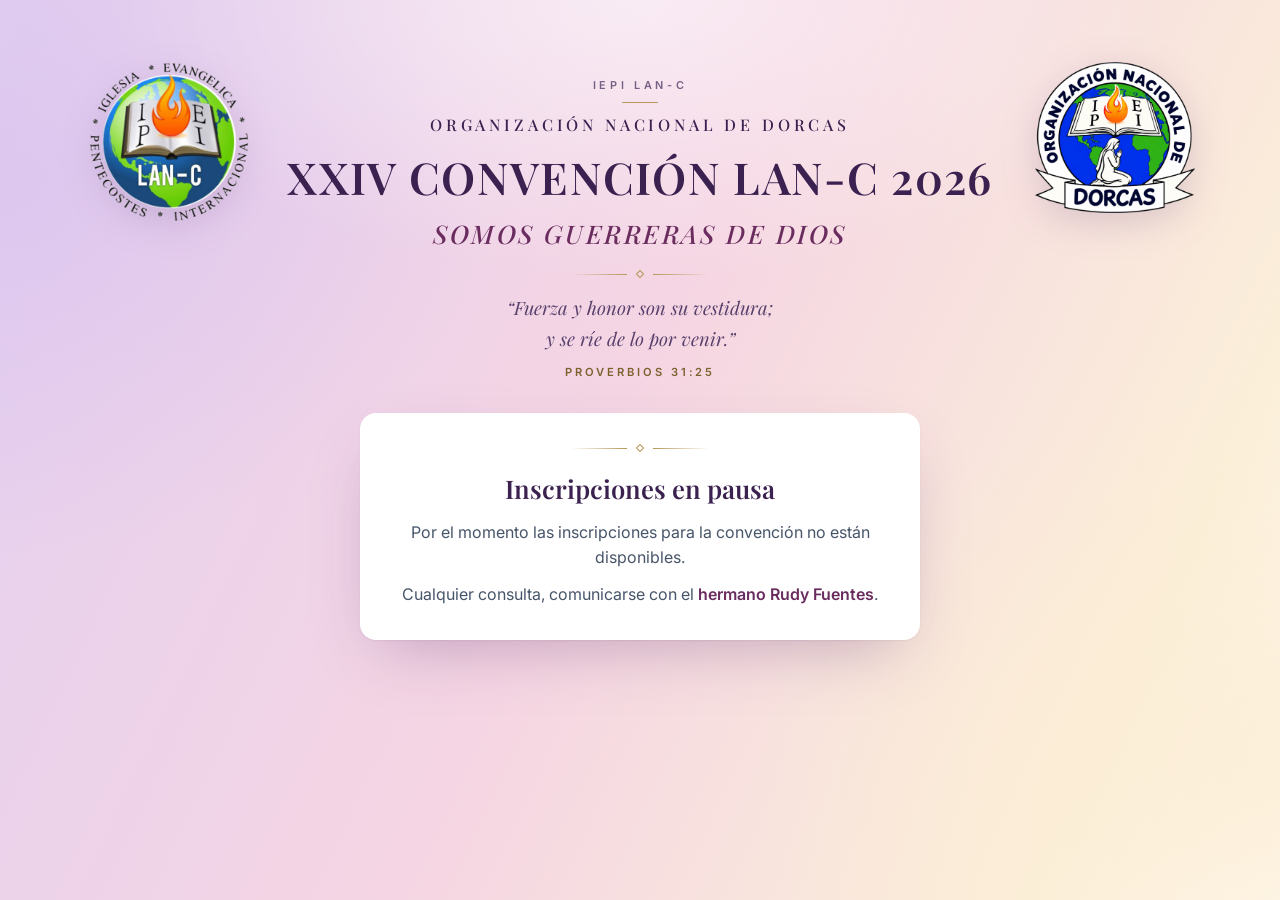
<file: dorcas2026/index.html>
<!DOCTYPE html>
<html lang="es">
<head>
<meta charset="UTF-8">
<meta name="viewport" content="width=device-width, initial-scale=1.0">
<meta name="theme-color" content="#ead8f2">
<title>XXIV Convención LAN-C 2026</title>
<!-- Tipografías: Playfair Display (títulos, lema y versículo) e Inter (interfaz) -->
<link rel="preconnect" href="https://fonts.googleapis.com">
<link rel="preconnect" href="https://fonts.gstatic.com" crossorigin>
<link href="https://fonts.googleapis.com/css2?family=Inter:wght@400;500;600&family=Playfair+Display:ital,wght@0,500;0,600;1,400;1,500&display=swap" rel="stylesheet">
<link rel="stylesheet" href="inscripcion.css">
</head>
<body>
<main class="pagina">

  <!-- =============================== CABECERA =============================== -->
  <header class="cabecera">
    <!-- LOGOS a los costados: reemplaza logo-iepi.png o logo-dorcas.png (PNG con fondo transparente) para cambiarlos -->
    <img class="logo-lado izq" src="logo-iepi.png" alt="Logo Iglesia Evangélica Pentecostés Internacional LAN-C" width="400" height="396">
    <img class="logo-lado der" src="logo-dorcas.png" alt="Logo Organización Nacional de Dorcas" width="440" height="413">

    <div class="cabecera-texto">
      <!-- "IEPI LAN-C", el título, las fechas y el lugar se cambian en comun.js (objeto EVENTO) -->
      <p class="organiza" id="ev-organiza">IEPI LAN-C</p>
      <p class="institucion">Organización Nacional de Dorcas</p>
      <h1 class="titulo" id="ev-nombre">XXIV Convención LAN-C 2026</h1>

      <!-- LEMA de la convención -->
      <p class="lema">Somos guerreras de Dios</p>
      <div class="ornamento" aria-hidden="true"><span></span></div>

      <!-- VERSÍCULO: cambia el texto y la referencia aquí -->
      <blockquote class="cita">
        “Fuerza y honor son su vestidura;<br>
        y se ríe de lo por venir.”
        <cite>Proverbios 31:25</cite>
      </blockquote>
      <div class="detalles" id="ev-detalle"></div>
    </div>
  </header>

  <!-- ============================ TARJETA / FORMULARIO ============================ -->
  <section class="tarjeta" id="tarjeta" aria-labelledby="titulo-form">
    <h2 id="titulo-form">Inscríbete</h2>
    <p class="subtitulo" id="subtitulo-form">Te tomará menos de un minuto.</p>

    <!-- Pasos del proceso -->
    <ol class="pasos" id="pasos">
      <li class="activo">Completa tus datos</li>
      <li>Te asignamos un hogar</li>
      <li>Recibe tu tarjeta</li>
    </ol>

    <!-- Formulario -->
    <form id="form" novalidate>
      <div class="fila dos">
        <div class="campo">
          <label for="nombre">Nombre</label>
          <input id="nombre" name="nombre" autocomplete="given-name" maxlength="60" placeholder="Ej.: María" required>
        </div>
        <div class="campo">
          <label for="apellido">Apellido</label>
          <input id="apellido" name="apellido" autocomplete="family-name" maxlength="60" placeholder="Ej.: González" required>
        </div>
      </div>

      <div class="fila dos">
        <div class="campo">
          <label for="edad">Edad</label>
          <input id="edad" name="edad" type="number" inputmode="numeric" min="0" max="120" placeholder="Ej.: 45" required>
        </div>
        <div class="campo">
          <label for="telefono">Teléfono <small>(opcional)</small></label>
          <input id="telefono" name="telefono" type="tel" autocomplete="tel" maxlength="30" placeholder="+56 9 1234 5678">
        </div>
      </div>

      <div class="campo">
        <label for="iglesia">Iglesia a la que perteneces</label>
        <input id="iglesia" name="iglesia" maxlength="100" placeholder="Nombre de la iglesia y ciudad" required>
      </div>

      <!-- Necesidades para el hospedaje (opcionales) -->
      <div class="necesidades" role="group" aria-labelledby="nec-titulo">
        <p class="necesidades-titulo" id="nec-titulo">Para buscarte el hogar adecuado</p>
        <p class="necesidades-ayuda">Opcional. Responde solo si aplica.</p>
        <div class="pregunta">
          <span>¿Tienes dificultad para caminar?</span>
          <span class="sino">
            <label><input type="radio" name="movilidad" value="Sí"><span>Sí</span></label>
            <label><input type="radio" name="movilidad" value="No"><span>No</span></label>
          </span>
        </div>
        <div class="pregunta">
          <span>¿Necesitas cama individual?</span>
          <span class="sino">
            <label><input type="radio" name="camaIndividual" value="Sí"><span>Sí</span></label>
            <label><input type="radio" name="camaIndividual" value="No"><span>No</span></label>
          </span>
        </div>
        <div class="pregunta">
          <span>¿Necesitas ayuda con el traslado?</span>
          <span class="sino">
            <label><input type="radio" name="traslado" value="Sí"><span>Sí</span></label>
            <label><input type="radio" name="traslado" value="No"><span>No</span></label>
          </span>
        </div>
      </div>

      <div id="error" class="error oculto" role="alert"></div>
      <button class="boton" id="enviar" type="submit">Inscribirme</button>
    </form>

    <!-- Confirmación (aparece después de enviar) -->
    <div class="listo oculto" id="listo" aria-live="polite">
      <div class="listo-icono" aria-hidden="true">✓</div>
      <h2>¡Inscripción recibida!</h2>
      <p>Gracias, <strong id="listo-nombre"></strong>. Tu código de inscripción es:</p>
      <div class="codigo" id="listo-codigo"></div>
      <p>Guárdalo. Cuando tengamos tu hospedaje listo, te entregaremos una tarjeta con los datos de tu hospedador.</p>
      <button class="boton secundario" id="otra" type="button">Inscribir a otra persona</button>
    </div>
  </section>

  <!-- Aviso de pausa (se muestra cuando EN_PAUSA = true en comun.js) -->
  <section class="tarjeta pausa oculto" id="pausa" aria-labelledby="titulo-pausa">
    <div class="ornamento" aria-hidden="true"><span></span></div>
    <h2 id="titulo-pausa">Inscripciones en pausa</h2>
    <p>Por el momento las inscripciones para la convención no están disponibles.</p>
    <p>Cualquier consulta, comunicarse con el <strong id="pausa-contacto"></strong>.</p>
  </section>

  <p class="pie" id="ev-contacto"></p>
  <div id="prueba" class="prueba oculto">Modo de prueba: las inscripciones se guardan solo en este navegador.
    <a href="admin.html">Abrir el panel</a> (clave: <b>prueba</b>)</div>
</main>

<script src="comun.js"></script>
<script>
const $ = (id) => document.getElementById(id);

/* ---------- Textos del evento (desde comun.js) ---------- */
$('ev-organiza').textContent = EVENTO.organiza;
// El año del título va en su propia línea: "Convención de Dorcas" / "2026"
const m = EVENTO.nombre.match(/^(.*\S)\s+(\d{4})$/);
$('ev-nombre').innerHTML = m ? esc(m[1]) + ' <span>' + esc(m[2]) + '</span>' : esc(EVENTO.nombre);
$('ev-detalle').innerHTML = [EVENTO.fechas && '📅 ' + esc(EVENTO.fechas), EVENTO.lugar && '📍 ' + esc(EVENTO.lugar)]
  .filter(Boolean).map(t => '<span>' + t + '</span>').join('');
document.title = 'Inscripción · ' + EVENTO.nombre;
if (EVENTO.contacto) $('ev-contacto').textContent = '¿Dudas? Escríbenos: ' + EVENTO.contacto;
if (MODO_PRUEBA && !EN_PAUSA) $('prueba').classList.remove('oculto');

/* ---------- Pausa ---------- */
if (EN_PAUSA) {
  $('tarjeta').classList.add('oculto');
  $('pausa-contacto').textContent = CONTACTO_PAUSA;
  $('pausa').classList.remove('oculto');
}

/* ---------- Pasos ---------- */
function marcarPaso(n) {   // n = paso activo (1, 2 o 3)
  document.querySelectorAll('#pasos li').forEach((li, i) => {
    li.classList.toggle('hecho', i < n - 1);
    li.classList.toggle('activo', i === n - 1);
  });
}

/* ---------- Envío ---------- */
const form = $('form');
const error = $('error');
const boton = $('enviar');

function mostrarError(texto, campo) {
  error.textContent = texto;
  error.classList.remove('oculto');
  if (campo) { campo.setAttribute('aria-invalid', 'true'); campo.focus(); }
}
form.addEventListener('input', (e) => e.target.removeAttribute('aria-invalid'));

form.addEventListener('submit', async (e) => {
  e.preventDefault();
  error.classList.add('oculto');
  const d = Object.fromEntries(new FormData(form).entries());
  Object.keys(d).forEach(k => d[k] = d[k].trim());
  const edad = Number(d.edad);
  if (!d.nombre) return mostrarError('Escribe tu nombre.', form.nombre);
  if (!d.apellido) return mostrarError('Escribe tu apellido.', form.apellido);
  if (d.edad === '' || !Number.isInteger(edad) || edad < 0 || edad > 120) return mostrarError('Escribe una edad válida.', form.edad);
  if (!d.iglesia) return mostrarError('Escribe la iglesia a la que perteneces.', form.iglesia);

  boton.disabled = true;
  boton.textContent = 'Enviando…';
  try {
    const r = await api('inscribir', d);
    if (!r.ok) throw new Error(r.mensaje || 'No se pudo guardar.');
    $('listo-nombre').textContent = d.nombre + ' ' + d.apellido;
    $('listo-codigo').textContent = r.codigo;
    form.classList.add('oculto');
    $('titulo-form').classList.add('oculto');
    $('subtitulo-form').classList.add('oculto');
    $('listo').classList.remove('oculto');
    marcarPaso(2);
    form.reset();
    form.iglesia.value = d.iglesia; // quien inscribe a su grupo no tiene que reescribir la iglesia
  } catch (err) {
    mostrarError('No pudimos enviar tu inscripción. Revisa tu conexión e inténtalo de nuevo. (' + err.message + ')');
  } finally {
    boton.disabled = false;
    boton.textContent = 'Inscribirme';
  }
});

$('otra').addEventListener('click', () => {
  $('listo').classList.add('oculto');
  form.classList.remove('oculto');
  $('titulo-form').classList.remove('oculto');
  $('subtitulo-form').classList.remove('oculto');
  marcarPaso(1);
  $('tarjeta').scrollIntoView({ behavior: 'smooth', block: 'start' });
  $('nombre').focus({ preventScroll: true });
});
</script>
</body>
</html>
</file>
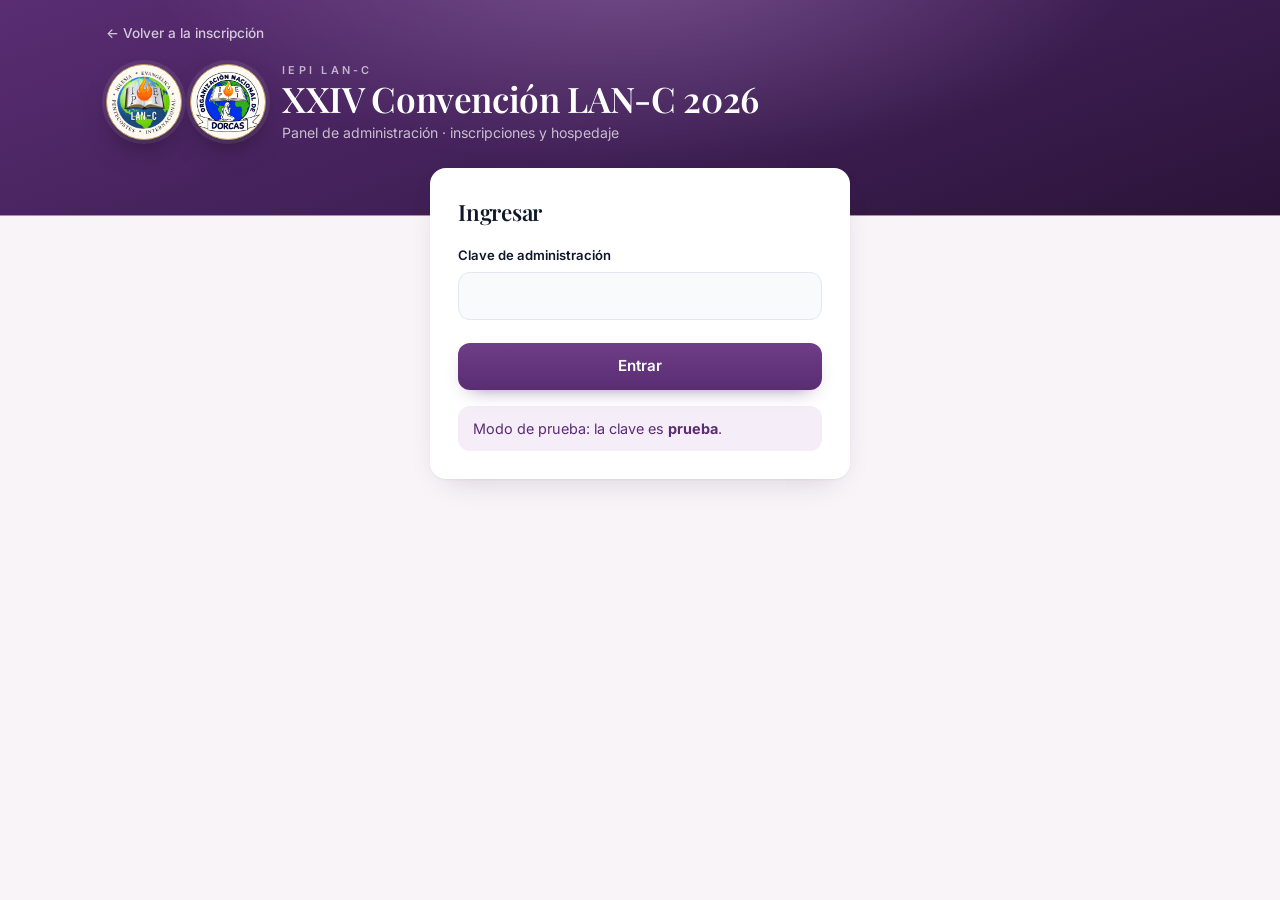
<file: dorcas2026/admin.html>
<!DOCTYPE html>
<html lang="es">
<head>
<meta charset="UTF-8">
<meta name="viewport" content="width=device-width, initial-scale=1.0">
<meta name="robots" content="noindex">
<title>Administración · XXIV Convención LAN-C 2026</title>
<link rel="preconnect" href="https://fonts.googleapis.com">
<link rel="preconnect" href="https://fonts.gstatic.com" crossorigin>
<link href="https://fonts.googleapis.com/css2?family=Inter:wght@400;500;600&family=Playfair+Display:wght@600&display=swap" rel="stylesheet">
<link rel="stylesheet" href="estilos.css">
<style>
.pestanas { display: flex; gap: .4rem; flex-wrap: wrap; align-items: center; margin-bottom: 1rem; }
.pestanas button, .pestanas a { text-decoration: none; font: inherit; font-size: .9rem; font-weight: 600; border: 1px solid var(--line);
  background: var(--surface); color: var(--ink-soft); padding: .55rem 1.05rem; border-radius: 999px; cursor: pointer;
  transition: background .15s, color .15s, border-color .15s; }
.pestanas button:hover { border-color: #cbd5e1; color: var(--ink); }
.pestanas button.activa { background: var(--accent); color: #fff; border-color: var(--accent); box-shadow: 0 6px 16px -10px rgba(90,45,115,.9); }
.resumen { display: grid; grid-template-columns: repeat(auto-fit, minmax(150px, 1fr)); gap: .75rem; margin-bottom: 1.25rem; }
.cifra { background: var(--surface); border-radius: var(--radius); padding: .95rem 1.1rem; box-shadow: var(--sombra); }
.cifra b { display: block; font-family: var(--serif); font-size: 1.9rem; font-weight: 600; line-height: 1.1; color: var(--ciruela); }
.cifra span { color: var(--ink-soft); font-size: .8rem; }
.barra { display: flex; gap: .6rem; flex-wrap: wrap; align-items: center; margin-bottom: 1rem; }
.barra input, .barra select { width: auto; flex: 1 1 180px; padding: .6rem .8rem; font-size: .92rem; }
.tabla { width: 100%; overflow-x: auto; }
table { width: 100%; border-collapse: collapse; font-size: .9rem; }
th, td { text-align: left; padding: .65rem .55rem; border-bottom: 1px solid var(--line); vertical-align: middle; }
th { font-size: .7rem; font-weight: 600; text-transform: uppercase; letter-spacing: .08em; color: var(--ink-mute); }
tbody tr:hover td { background: #fcf8fc; }
td select { padding: .4rem .6rem; min-width: 170px; font-size: .88rem; }
.chip { display: inline-block; font-family: var(--sans); font-size: .74rem; font-weight: 600; padding: .15rem .55rem; border-radius: 999px; vertical-align: middle; }
.chip.si { background: var(--ok-bg); color: var(--ok); }
.chip.no { background: var(--accent-soft); color: var(--accent); }
.chip.lleno { background: var(--bad-bg); color: var(--bad); }
.hosp-grid { display: grid; grid-template-columns: minmax(260px, 360px) 1fr; gap: 1rem; align-items: start; }
@media (max-width: 800px) { .hosp-grid { grid-template-columns: 1fr; } }
.hosp { border-radius: var(--radius); padding: 1.1rem 1.2rem; background: var(--surface); margin-bottom: .75rem; box-shadow: var(--sombra); }
.hosp header { display: flex; justify-content: space-between; gap: .5rem; align-items: start; }
.hosp h3 { font-size: 1.15rem; }
.hosp .meta { color: var(--ink-soft); font-size: .85rem; }
.hosp ul { margin: .6rem 0 0 1.1rem; font-size: .88rem; color: var(--ink-soft); }
.vacio { color: var(--ink-soft); text-align: center; padding: 1.5rem; }
.etiquetas { display: flex; flex-wrap: wrap; gap: .35rem; margin-top: .55rem; }
.etiquetas span { font-size: .74rem; font-weight: 600; padding: .18rem .6rem; border-radius: 999px;
  background: var(--accent-soft); color: var(--accent); }
.etiquetas span.no { background: var(--surface); color: var(--ink-mute); border: 1px solid var(--line); text-decoration: line-through; font-weight: 400; }

/* ----- Tarjetas (vouchers) ----- */
.vouchers { display: grid; grid-template-columns: repeat(auto-fill, minmax(320px, 1fr)); gap: 1rem; }
.voucher { background: #fff; border: 1px solid #e3d4ea; border-radius: 16px; overflow: hidden; box-shadow: var(--sombra);
  break-inside: avoid; page-break-inside: avoid; }
.voucher .top { display: flex; align-items: center; gap: .8rem; padding: .9rem 1.1rem; color: #fff;
  background: radial-gradient(320px 140px at 20% -30%, rgba(214, 170, 230, .35), transparent 70%), var(--profundo);
  border-bottom: 2px solid var(--oro); }
.voucher .logos-v { display: flex; gap: .3rem; flex-shrink: 0; }
.voucher .logo-v { display: grid; place-items: center; width: 54px; height: 54px; border-radius: 50%; flex-shrink: 0;
  background: #fffaf1; border: 1.5px solid var(--oro); }
.voucher .logo-v img { width: 47px; height: 47px; object-fit: contain; display: block; }
.voucher .top small { display: block; font-size: .6rem; font-weight: 600; letter-spacing: .26em; text-transform: uppercase; color: rgba(255,255,255,.7); }
.voucher .top strong { font-family: var(--serif); font-weight: 600; font-size: 1.12rem; line-height: 1.2; }
.voucher .top .cod { font-size: .82rem; font-weight: 600; letter-spacing: .04em; white-space: nowrap; padding: .25rem .6rem;
  border-radius: 999px; background: rgba(255,255,255,.12); border: 1px solid rgba(255,255,255,.22); }
.voucher .cuerpo { padding: 1rem 1.1rem 1.1rem; }
.voucher .bloque { margin-bottom: .8rem; }
.voucher .bloque:last-child { margin-bottom: 0; }
.voucher .tit { font-size: .64rem; font-weight: 600; letter-spacing: .2em; text-transform: uppercase; color: var(--ciruela); margin-bottom: .15rem; }
.voucher .nom { font-family: var(--serif); font-size: 1.22rem; font-weight: 600; line-height: 1.25; }
.voucher .dato { font-size: .86rem; color: var(--ink-soft); margin-top: .1rem; }
.voucher .sep { border-top: 1px solid var(--line); margin: .85rem 0; }
.voucher .pie-v { font-size: .74rem; font-weight: 500; color: var(--accent); text-align: center; padding: .55rem; background: var(--accent-soft); }

@media print {
  body { background: #fff; }
  .no-imprimir { display: none !important; }
  .envoltura { max-width: none; padding: 0; margin: 0; }
  .voucher { box-shadow: none; }
  .vouchers { grid-template-columns: 1fr 1fr; gap: 8mm; }
  .voucher { -webkit-print-color-adjust: exact; print-color-adjust: exact; }
  @page { margin: 10mm; }
}
</style>
</head>
<body>
<!-- Banda superior morado profundo (no se imprime) -->
<header class="banda no-imprimir">
  <div class="banda-in">
    <a class="volver" href="index.html">← Volver a la inscripción</a>
    <div class="marca">
      <!-- LOGOS: logo-iepi.png y logo-dorcas.png (los mismos de la inscripción y de las tarjetas) -->
      <span class="insignias">
        <span class="insignia"><img src="logo-iepi.png" alt="Logo Iglesia Evangélica Pentecostés Internacional LAN-C"></span>
        <span class="insignia"><img src="logo-dorcas.png" alt="Logo Organización Nacional de Dorcas"></span>
      </span>
      <div>
        <div class="sello" id="ev-organiza"></div>
        <h1 id="ev-nombre"></h1>
        <p>Panel de administración · inscripciones y hospedaje</p>
      </div>
    </div>
  </div>
</header>

<main class="envoltura">

  <!-- Ingreso -->
  <section class="tarjeta" id="login" style="max-width:420px;margin:0 auto">
    <form id="form-login">
      <h2 style="font-size:1.4rem;margin-bottom:.2rem">Ingresar</h2>
      <label for="clave">Clave de administración</label>
      <input id="clave" type="password" autocomplete="current-password" required>
      <div id="login-error" class="aviso mal oculto" role="alert"></div>
      <button class="boton bloque" type="submit" id="btn-login">Entrar</button>
    </form>
    <div id="prueba" class="aviso info oculto">Modo de prueba: la clave es <b>prueba</b>.</div>
  </section>

  <!-- Panel -->
  <section id="panel" class="oculto">
    <div class="resumen no-imprimir" id="resumen"></div>
    <nav class="pestanas no-imprimir">
      <button data-p="inscritos" class="activa">Inscritas</button>
      <button data-p="hospedadores">Hospedadores</button>
      <button data-p="tarjetas">Tarjetas</button>
      <span style="flex:1"></span>
      <button id="recargar" type="button">↻ Actualizar</button>
      <button id="salir" type="button">Salir</button>
    </nav>
    <div id="mensaje" class="aviso oculto no-imprimir" role="status"></div>

    <!-- Inscritas -->
    <div data-vista="inscritos" class="tarjeta">
      <div class="barra">
        <input id="buscar" type="search" placeholder="Buscar por nombre, apellido, iglesia, teléfono o código">
        <select id="filtro">
          <option value="">Todas</option>
          <option value="sin">Sin hospedaje</option>
          <option value="con">Con hospedaje</option>
          <option value="necesidades">Con necesidades especiales</option>
        </select>
        <button class="boton suave peque" id="csv" type="button">Descargar Excel (CSV)</button>
      </div>
      <div class="barra oculto" id="masivo">
        <span><b id="n-sel">0</b> seleccionadas →</span>
        <select id="masivo-hosp"></select>
        <button class="boton peque" id="masivo-btn" type="button">Asignar</button>
      </div>
      <div class="tabla"><table>
        <thead><tr>
          <th><input type="checkbox" id="sel-todas" aria-label="Seleccionar todas"></th>
          <th>Código</th><th>Nombre</th><th>Edad</th><th>Iglesia</th><th>Teléfono</th><th>Hospedaje</th><th></th>
        </tr></thead>
        <tbody id="tbody-ins"></tbody>
      </table></div>
    </div>

    <!-- Hospedadores -->
    <div data-vista="hospedadores" class="hosp-grid oculto">
      <form class="tarjeta" id="form-hosp">
        <h2 id="hosp-titulo" style="font-size:1.2rem">Nuevo hospedador</h2>
        <input type="hidden" id="h-codigo">
        <label for="h-nombre">Nombre (familia o hermano/a)</label>
        <input id="h-nombre" required maxlength="80">
        <label for="h-direccion">Dirección</label>
        <input id="h-direccion" maxlength="150">
        <label for="h-telefono">Teléfono</label>
        <input id="h-telefono" type="tel" maxlength="30">
        <label for="h-capacidad">¿Cuántas hermanas puede recibir?</label>
        <input id="h-capacidad" type="number" min="0" max="50" value="2">
        <div class="fila2" style="align-items:end">
          <div><label for="h-camas">¿Cuántas camas disponibles?</label><input id="h-camas" type="number" min="0" max="50"></div>
          <div><label for="h-habitaciones">¿Cuántas habitaciones disponibles?</label><input id="h-habitaciones" type="number" min="0" max="20"></div>
        </div>
        <label for="h-tipoCamas">¿Las camas son individuales o matrimoniales?</label>
        <select id="h-tipoCamas">
          <option value="">— Sin responder —</option>
          <option>Individuales</option>
          <option>Matrimoniales</option>
          <option>Ambas</option>
        </select>
        <div id="h-preguntas"></div>
        <label for="h-notas">Notas <span class="opc">(se imprimen en la tarjeta)</span></label>
        <textarea id="h-notas" rows="2" maxlength="200" placeholder="Ej.: Locomoción: micro 10, bajarse en..."></textarea>
        <button class="boton bloque" type="submit" id="h-guardar">Guardar hospedador</button>
        <button class="boton suave bloque oculto" type="button" id="h-cancelar" style="margin-top:.5rem">Cancelar edición</button>
      </form>
      <div id="lista-hosp"></div>
    </div>

    <!-- Tarjetas -->
    <div data-vista="tarjetas" class="oculto">
      <div class="barra no-imprimir tarjeta" style="padding:1rem">
        <select id="t-hosp"></select>
        <button class="boton" type="button" onclick="window.print()">🖨 Imprimir / guardar PDF</button>
      </div>
      <div class="vouchers" id="vouchers"></div>
    </div>
  </section>
</main>

<script src="comun.js"></script>
<script>
let clave = '';
let datos = { inscritos: [], hospedadores: [] };
const $ = (id) => document.getElementById(id);

$('ev-organiza').textContent = EVENTO.organiza;
$('ev-nombre').textContent = EVENTO.nombre;
if (MODO_PRUEBA) $('prueba').classList.remove('oculto');

/* ---------- Ingreso ---------- */
$('form-login').addEventListener('submit', async (e) => {
  e.preventDefault();
  $('btn-login').disabled = true;
  const ok = await cargar($('clave').value);
  $('btn-login').disabled = false;
  if (ok) try { sessionStorage.setItem('dorcas-clave', clave); } catch (e) {}
});

async function cargar(c) {
  try {
    const r = await api('panel', { clave: c });
    if (!r.ok) { mostrarLoginError(r.mensaje); return false; }
    clave = c;
    datos = r.datos;
    $('login').classList.add('oculto');
    $('panel').classList.remove('oculto');
    pintar();
    return true;
  } catch (err) {
    mostrarLoginError('No se pudo conectar: ' + err.message);
    return false;
  }
}
function mostrarLoginError(m) { $('login-error').textContent = m; $('login-error').classList.remove('oculto'); }

try { const c = sessionStorage.getItem('dorcas-clave'); if (c) cargar(c); } catch (e) {}

/* ---------- Llamadas que modifican datos ---------- */
async function accion(nombre, extra, textoOk) {
  aviso('Guardando…', 'info');
  try {
    const r = await api(nombre, Object.assign({ clave }, extra));
    if (!r.ok) throw new Error(r.mensaje);
    datos = r.datos;
    pintar();
    aviso(textoOk, 'ok');
  } catch (err) {
    aviso('No se pudo guardar: ' + err.message, 'mal');
  }
}
let avisoTimer;
function aviso(t, tipo) {
  const m = $('mensaje');
  m.textContent = t; m.className = 'aviso ' + tipo + ' no-imprimir';
  clearTimeout(avisoTimer);
  if (tipo !== 'info') avisoTimer = setTimeout(() => m.classList.add('oculto'), 3500);
}
$('recargar').addEventListener('click', async () => { aviso('Actualizando…', 'info'); if (await cargar(clave)) aviso('Datos actualizados.', 'ok'); });

$('salir').addEventListener('click', () => {
  try { sessionStorage.removeItem('dorcas-clave'); } catch (e) {}
  location.href = 'index.html';
});

/* ---------- Pestañas ---------- */
document.querySelectorAll('.pestanas button[data-p]').forEach(b => b.addEventListener('click', () => {
  document.querySelectorAll('.pestanas button[data-p]').forEach(x => x.classList.toggle('activa', x === b));
  document.querySelectorAll('[data-vista]').forEach(v => v.classList.toggle('oculto', v.dataset.vista !== b.dataset.p));
}));

/* ---------- Pintado general ---------- */
const hospPorCodigo = () => Object.fromEntries(datos.hospedadores.map(h => [h.codigo, h]));
const ocupacion = (cod) => datos.inscritos.filter(i => i.hospedador === cod).length;

function pintar() {
  const asignadas = datos.inscritos.filter(i => i.hospedador).length;
  const cupos = datos.hospedadores.reduce((s, h) => s + (Number(h.capacidad) || 0), 0);
  $('resumen').innerHTML = [
    [datos.inscritos.length, 'Inscritas'],
    [asignadas, 'Con hospedaje'],
    [datos.inscritos.length - asignadas, 'Sin hospedaje'],
    [datos.hospedadores.length, 'Hospedadores'],
    [Math.max(0, cupos - asignadas), 'Cupos libres']
  ].map(([n, t]) => `<div class="cifra"><b>${n}</b><span>${t}</span></div>`).join('');
  pintarInscritos();
  pintarHospedadores();
  pintarTarjetas();
}

function opcionesHosp(seleccionado, textoVacio) {
  return `<option value="">${textoVacio}</option>` + datos.hospedadores.map(h => {
    const oc = ocupacion(h.codigo);
    const iconos = PREGUNTAS.filter(p => h[p.k] === 'Sí').map(p => p.ico).join('');
    return `<option value="${esc(h.codigo)}" ${h.codigo === seleccionado ? 'selected' : ''}>${esc(h.nombre)} (${oc}/${h.capacidad})${iconos ? ' ' + iconos : ''}</option>`;
  }).join('');
}

/* ---------- Inscritas ---------- */
const seleccion = new Set();

// Sin mayúsculas ni tildes: "jose" encuentra a "José".
const normalizar = (t) => String(t).normalize('NFD').replace(/[\u0300-\u036f]/g, '').toLowerCase();

function filtradas() {
  const q = normalizar($('buscar').value.trim());
  const f = $('filtro').value;
  return datos.inscritos.filter(i => {
    if (f === 'sin' && i.hospedador) return false;
    if (f === 'con' && !i.hospedador) return false;
    if (f === 'necesidades' && !necesidades(i).length) return false;
    if (!q) return true;
    return normalizar([i.codigo, i.nombre, i.apellido, i.iglesia, i.telefono].join(' ')).includes(q);
  });
}

function pintarInscritos() {
  const lista = filtradas();
  const hp = hospPorCodigo();
  [...seleccion].forEach(c => { if (!datos.inscritos.some(i => i.codigo === c)) seleccion.delete(c); });
  $('tbody-ins').innerHTML = lista.length ? lista.map(i => `
    <tr>
      <td><input type="checkbox" data-sel="${esc(i.codigo)}" ${seleccion.has(i.codigo) ? 'checked' : ''} aria-label="Seleccionar"></td>
      <td>${esc(i.codigo)}</td>
      <td><b>${esc(i.nombre)} ${esc(i.apellido)}</b>${necesidades(i).length ? `<div class="etiquetas" style="margin-top:.25rem">${necesidades(i).map(n => `<span>${n.ico} ${esc(n.corto)}</span>`).join('')}</div>` : ''}</td>
      <td>${esc(i.edad)}</td>
      <td>${esc(i.iglesia)}</td>
      <td>${esc(i.telefono)}</td>
      <td><select data-asig="${esc(i.codigo)}">${opcionesHosp(i.hospedador, '— Sin hospedaje —')}</select>
        ${i.hospedador && !hp[i.hospedador] ? '<span class="chip lleno">código inválido</span>' : ''}</td>
      <td style="white-space:nowrap">${hp[i.hospedador] ? `<button class="boton suave peque" data-imprimir="${esc(i.codigo)}" title="Imprimir solo esta tarjeta">🖨 Tarjeta</button>` : ''}
        <button class="boton peligro peque" data-borrar-ins="${esc(i.codigo)}" title="Eliminar inscripción">✕</button></td>
    </tr>`).join('') : `<tr><td colspan="8" class="vacio">No hay inscripciones${$('buscar').value || $('filtro').value ? ' con ese filtro' : ' todavía'}.</td></tr>`;
  $('masivo-hosp').innerHTML = opcionesHosp('', 'Quitar hospedaje');
  actualizarMasivo();
}

function actualizarMasivo() {
  $('n-sel').textContent = seleccion.size;
  $('masivo').classList.toggle('oculto', seleccion.size === 0);
  const visibles = filtradas();
  $('sel-todas').checked = visibles.length > 0 && visibles.every(i => seleccion.has(i.codigo));
}

$('buscar').addEventListener('input', pintarInscritos);
$('filtro').addEventListener('change', pintarInscritos);
$('sel-todas').addEventListener('change', (e) => {
  filtradas().forEach(i => e.target.checked ? seleccion.add(i.codigo) : seleccion.delete(i.codigo));
  pintarInscritos();
});
$('tbody-ins').addEventListener('change', (e) => {
  const t = e.target;
  if (t.dataset.sel) { t.checked ? seleccion.add(t.dataset.sel) : seleccion.delete(t.dataset.sel); actualizarMasivo(); }
  if (t.dataset.asig !== undefined) asignar([t.dataset.asig], t.value);
});
$('tbody-ins').addEventListener('click', (e) => {
  if (e.target.dataset.imprimir) return imprimirUna(e.target.dataset.imprimir);
  const c = e.target.dataset.borrarIns;
  if (!c) return;
  const i = datos.inscritos.find(x => x.codigo === c);
  if (confirm(`¿Eliminar la inscripción de ${i.nombre} ${i.apellido} (${c})?`)) accion('borrarInscrito', { codigo: c }, 'Inscripción eliminada.');
});
$('masivo-btn').addEventListener('click', () => {
  if (asignar([...seleccion], $('masivo-hosp').value)) seleccion.clear();
});

// Lo que necesita una inscrita, relacionado con la pregunta equivalente del hospedador.
const EDAD_ADULTA_MAYOR = 60;
function necesidades(i) {
  const n = [];
  if (Number(i.edad) >= EDAD_ADULTA_MAYOR) n.push({ k: 'adultasMayores', ico: '👵', corto: 'Adulta mayor', falta: 'recibir adultas mayores' });
  if (i.movilidad === 'Sí') n.push({ k: 'movilidad', ico: '🦯', corto: 'Dificultad para caminar', falta: 'recibir hermanas con dificultad para caminar' });
  if (i.camaIndividual === 'Sí') n.push({ k: 'camaIndividual', ico: '🛏️', corto: 'Cama individual', falta: 'dar cama individual' });
  if (i.traslado === 'Sí') n.push({ k: 'traslado', ico: '🚗', corto: 'Necesita traslado', falta: 'ayudar con traslado' });
  return n;
}

function asignar(codigos, hosp) {
  if (hosp) {
    const h = hospPorCodigo()[hosp];
    const avisos = [];
    codigos.forEach(c => {
      const i = datos.inscritos.find(x => x.codigo === c);
      const faltan = necesidades(i).filter(n => h[n.k] !== 'Sí').map(n => n.falta);
      if (faltan.length) avisos.push(`• ${i.nombre} ${i.apellido}: ${h.nombre} no indicó que pueda ${faltan.join(', ')}.`);
    });
    if (avisos.length && !confirm(avisos.join('\n') + '\n\n¿Asignar de todas formas?')) {
      pintarInscritos();
      return false;
    }
    const nuevas = codigos.filter(c => datos.inscritos.find(i => i.codigo === c).hospedador !== hosp).length;
    const libres = h.capacidad - ocupacion(hosp);
    if (nuevas > libres && !confirm(`${h.nombre} tiene ${Math.max(0, libres)} cupo(s) libre(s) y vas a asignar ${nuevas}. ¿Asignar de todas formas?`)) {
      pintarInscritos();
      return false;
    }
  }
  accion('asignar', { codigos, hospedador: hosp }, hosp ? 'Hospedaje asignado.' : 'Hospedaje quitado.');
  return true;
}

$('csv').addEventListener('click', () => {
  const hp = hospPorCodigo();
  const filas = [['Código', 'Fecha', 'Nombre', 'Apellido', 'Edad', 'Iglesia', 'Teléfono', 'Dificultad para caminar', 'Cama individual', 'Traslado',
    'Hospedador', 'Dirección hospedaje', 'Teléfono hospedador']];
  datos.inscritos.forEach(i => {
    const h = hp[i.hospedador] || {};
    filas.push([i.codigo, (i.fecha || '').slice(0, 10), i.nombre, i.apellido, i.edad, i.iglesia, i.telefono,
      i.movilidad || '', i.camaIndividual || '', i.traslado || '', h.nombre || '', h.direccion || '', h.telefono || '']);
  });
  const csv = '﻿' + filas.map(f => f.map(v => '"' + String(v ?? '').replace(/"/g, '""') + '"').join(';')).join('\r\n');
  const a = document.createElement('a');
  a.href = URL.createObjectURL(new Blob([csv], { type: 'text/csv;charset=utf-8' }));
  a.download = 'inscritas-dorcas-2026.csv';
  a.click();
  URL.revokeObjectURL(a.href);
});

/* ---------- Hospedadores ---------- */
const PREGUNTAS = [
  { k: 'adultasMayores', t: '¿Puede recibir adultas mayores?', corto: 'Adultas mayores', ico: '👵' },
  { k: 'primerPiso', t: '¿La habitación está en primer piso?', corto: 'Primer piso', ico: '🏠' },
  { k: 'banoMismoPiso', t: '¿El baño está en el mismo piso?', corto: 'Baño en el mismo piso', ico: '🚿' },
  { k: 'movilidad', t: '¿Puede recibir hermanas con dificultad para caminar?', corto: 'Dificultad para caminar', ico: '🦯' },
  { k: 'camaIndividual', t: '¿Puede recibir hermanas que necesiten cama individual?', corto: 'Cama individual', ico: '🛏️' },
  { k: 'traslado', t: '¿Puede ayudar con traslado?', corto: 'Ayuda con traslado', ico: '🚗' }
];
$('h-preguntas').innerHTML = PREGUNTAS.map(p => `
  <div class="pregunta" role="radiogroup" aria-label="${esc(p.t)}">
    <span>${esc(p.t)}</span>
    <span class="sino">
      <label><input type="radio" name="h-${p.k}" value="Sí">Sí</label>
      <label><input type="radio" name="h-${p.k}" value="No">No</label>
    </span>
  </div>`).join('');
const respuesta = (k) => (document.querySelector(`input[name="h-${k}"]:checked`) || {}).value || '';

// Resumen corto de las características de un hogar (para la lista y para elegir hospedaje).
function etiquetasHosp(h) {
  const datosCasa = [h.camas !== '' && h.camas != null ? h.camas + ' cama(s)' : '',
    h.habitaciones !== '' && h.habitaciones != null ? h.habitaciones + ' habitación(es)' : '',
    h.tipoCamas ? 'Camas ' + h.tipoCamas.toLowerCase() : ''].filter(Boolean);
  return datosCasa.map(t => `<span>${esc(t)}</span>`).join('') +
    PREGUNTAS.filter(p => h[p.k]).map(p => `<span class="${h[p.k] === 'No' ? 'no' : ''}" title="${esc(p.t)} ${esc(h[p.k])}">${p.ico} ${esc(p.corto)}</span>`).join('');
}

function pintarHospedadores() {
  $('lista-hosp').innerHTML = datos.hospedadores.length ? datos.hospedadores.map(h => {
    const huespedes = datos.inscritos.filter(i => i.hospedador === h.codigo);
    const oc = huespedes.length;
    const chip = oc > h.capacidad ? 'lleno' : oc === h.capacidad ? 'si' : 'no';
    return `<article class="hosp">
      <header>
        <div>
          <h3>${esc(h.nombre)} <span class="chip ${chip}">${oc}/${esc(h.capacidad)}</span></h3>
          <div class="meta">${esc(h.codigo)}${h.direccion ? ' · ' + esc(h.direccion) : ''}${h.telefono ? ' · ' + esc(h.telefono) : ''}</div>
          ${h.notas ? `<div class="meta">${esc(h.notas)}</div>` : ''}
          <div class="etiquetas">${etiquetasHosp(h)}</div>
        </div>
        <div style="white-space:nowrap">
          <button class="boton suave peque" data-editar="${esc(h.codigo)}">Editar</button>
          <button class="boton peligro peque" data-borrar-h="${esc(h.codigo)}" title="Eliminar">✕</button>
        </div>
      </header>
      ${oc ? `<ul>${huespedes.map(i => `<li>${esc(i.nombre)} ${esc(i.apellido)} · ${esc(i.iglesia)}</li>`).join('')}</ul>` : '<p class="meta" style="margin-top:.4rem">Sin huéspedes asignadas.</p>'}
    </article>`;
  }).join('') : '<div class="tarjeta vacio">Aún no hay hospedadores. Agrega a los miembros de la iglesia que recibirán hermanas.</div>';
}

function limpiarFormHosp() {
  $('form-hosp').reset();
  $('h-codigo').value = '';
  $('hosp-titulo').textContent = 'Nuevo hospedador';
  $('h-cancelar').classList.add('oculto');
}
$('h-cancelar').addEventListener('click', limpiarFormHosp);
$('form-hosp').addEventListener('submit', async (e) => {
  e.preventDefault();
  const hospedador = {
    codigo: $('h-codigo').value, nombre: $('h-nombre').value.trim(), direccion: $('h-direccion').value.trim(),
    telefono: $('h-telefono').value.trim(), capacidad: $('h-capacidad').value, notas: $('h-notas').value.trim(),
    camas: $('h-camas').value, habitaciones: $('h-habitaciones').value, tipoCamas: $('h-tipoCamas').value
  };
  PREGUNTAS.forEach(p => hospedador[p.k] = respuesta(p.k));
  if (!hospedador.nombre) return;
  $('h-guardar').disabled = true;
  await accion('guardarHospedador', { hospedador }, 'Hospedador guardado.');
  $('h-guardar').disabled = false;
  limpiarFormHosp();
});
$('lista-hosp').addEventListener('click', (e) => {
  const ed = e.target.dataset.editar, br = e.target.dataset.borrarH;
  if (ed) {
    const h = hospPorCodigo()[ed];
    $('h-codigo').value = h.codigo; $('h-nombre').value = h.nombre; $('h-direccion').value = h.direccion;
    $('h-telefono').value = h.telefono; $('h-capacidad').value = h.capacidad; $('h-notas').value = h.notas;
    $('h-camas').value = h.camas ?? ''; $('h-habitaciones').value = h.habitaciones ?? ''; $('h-tipoCamas').value = h.tipoCamas || '';
    PREGUNTAS.forEach(p => document.querySelectorAll(`input[name="h-${p.k}"]`).forEach(r => r.checked = r.value === h[p.k]));
    $('hosp-titulo').textContent = 'Editar ' + h.codigo;
    $('h-cancelar').classList.remove('oculto');
    $('h-nombre').focus();
  }
  if (br) {
    const h = hospPorCodigo()[br];
    const oc = ocupacion(br);
    if (confirm(`¿Eliminar a ${h.nombre}?${oc ? ` Sus ${oc} huésped(es) quedarán sin hospedaje.` : ''}`)) accion('borrarHospedador', { codigo: br }, 'Hospedador eliminado.');
  }
});

/* ---------- Tarjetas ---------- */
$('t-hosp').addEventListener('change', pintarTarjetas);

// Imprime la tarjeta de una sola persona (por ejemplo, cuando llega al evento).
let soloUna = '';
function imprimirUna(codigo) {
  soloUna = codigo;
  pintarTarjetas();
  document.querySelector('.pestanas button[data-p="tarjetas"]').click();
  window.print();
}
window.addEventListener('afterprint', () => {
  if (!soloUna) return;
  soloUna = '';
  pintarTarjetas();
  document.querySelector('.pestanas button[data-p="inscritos"]').click();
});

function pintarTarjetas() {
  const actual = $('t-hosp').value;
  $('t-hosp').innerHTML = '<option value="">Todas las tarjetas</option>' +
    datos.hospedadores.map(h => `<option value="${esc(h.codigo)}" ${h.codigo === actual ? 'selected' : ''}>Solo huéspedes de ${esc(h.nombre)}</option>`).join('');
  const hp = hospPorCodigo();
  const lista = datos.inscritos.filter(i => hp[i.hospedador] &&
    (soloUna ? i.codigo === soloUna : (!actual || i.hospedador === actual)));
  const detalle = [EVENTO.fechas, EVENTO.lugar].filter(Boolean).join(' · ');
  $('vouchers').innerHTML = lista.length ? lista.map(i => {
    const h = hp[i.hospedador];
    return `<article class="voucher">
      <div class="top">
        <span class="logos-v">
          <span class="logo-v"><img src="logo-iepi.png" alt="Logo IEPI LAN-C"></span>
          <span class="logo-v"><img src="logo-dorcas.png" alt="Logo Organización Nacional de Dorcas"></span>
        </span>
        <div style="flex:1"><small>${esc(EVENTO.organiza)}</small><strong>${esc(EVENTO.nombre)}</strong></div>
        <span class="cod">${esc(i.codigo)}</span>
      </div>
      <div class="cuerpo">
        <div class="bloque">
          <div class="tit">Huésped</div>
          <div class="nom">${esc(i.nombre)} ${esc(i.apellido)}</div>
          <div class="dato">${esc(i.edad)} años · ${esc(i.iglesia)}</div>
          ${i.telefono ? `<div class="dato">Tel.: ${esc(i.telefono)}</div>` : ''}
        </div>
        <div class="sep"></div>
        <div class="bloque">
          <div class="tit">Hospedaje</div>
          <div class="nom">${esc(h.nombre)}</div>
          ${h.direccion ? `<div class="dato">📍 ${esc(h.direccion)}</div>` : ''}
          ${h.telefono ? `<div class="dato">📞 ${esc(h.telefono)}</div>` : ''}
          ${h.traslado === 'Sí' ? '<div class="dato">🚗 Puede ayudarte con el traslado</div>' : ''}
          ${h.notas ? `<div class="dato">${esc(h.notas)}</div>` : ''}
        </div>
      </div>
      ${detalle || EVENTO.contacto ? `<div class="pie-v">${esc(detalle)}${detalle && EVENTO.contacto ? ' · ' : ''}${EVENTO.contacto ? 'Contacto: ' + esc(EVENTO.contacto) : ''}</div>` : ''}
    </article>`;
  }).join('') : '<div class="tarjeta vacio">Las tarjetas aparecen aquí cuando asignas hospedaje a las inscritas.</div>';
}
</script>
</body>
</html>
</file>
<file: dorcas2026/inscripcion.css>
/* =====================================================================
   Inscripción · Convención de Dorcas 2026
   Diseño de la pantalla de bienvenida y registro (solo index.html).
   Para cambiar los colores, edita las variables de :root.
   ===================================================================== */
:root {
  /* Acentos: morado (botones, foco, pasos) y ciruela (código de inscripción) */
  --acento: #5a2d73;
  --acento-hover: #4a2361;
  --acento-suave: #f5edf8;
  --acento-ciruela: #6a2c5e;

  /* Neutros */
  --tinta: #0f172a;
  --tinta-2: #475569;
  --tinta-3: #94a3b8;
  --borde: #e2e8f0;
  --campo: #f8fafc;
  --blanco: #ffffff;

  --error: #b42318; --error-bg: #fef3f2;

  /* Encabezado: lavanda → rosa pastel → crema/marfil, textos ciruela y detalles dorados */
  --lavanda: #e3d0f1;
  --rosa: #f5d5e3;
  --crema: #fbefd9;
  --marfil: #fffaf1;
  --morado: #3b2150;          /* título */
  --ciruela: #6a2c5e;         /* lema */
  --morado-texto: #57406b;    /* textos secundarios */
  --oro: #b8975a;             /* líneas y ornamentos */
  --oro-texto: #7d6230;       /* referencia bíblica (dorado legible sobre fondo claro) */
  --radio: 16px;
  --sombra-tarjeta: 0 1px 2px rgba(60, 30, 80, .06), 0 24px 60px -22px rgba(90, 50, 110, .35);
  --serif: 'Playfair Display', Georgia, 'Times New Roman', serif;
  --sans: 'Inter', system-ui, -apple-system, 'Segoe UI', Roboto, sans-serif;
}

*, *::before, *::after { box-sizing: border-box; margin: 0; padding: 0; }

body {
  min-height: 100vh;
  font-family: var(--sans);
  color: var(--tinta);
  line-height: 1.55;
  -webkit-font-smoothing: antialiased;
  /* Degradado pastel suave: lavanda → rosa pastel → crema/marfil, con una luz cálida arriba */
  background:
    radial-gradient(60% 45% at 50% 0%, rgba(255, 255, 255, .55), transparent 70%),
    radial-gradient(55% 60% at 0% 20%, rgba(214, 190, 238, .55), transparent 70%),
    radial-gradient(60% 60% at 100% 85%, rgba(252, 236, 210, .7), transparent 70%),
    linear-gradient(115deg, var(--lavanda) 0%, var(--rosa) 48%, var(--crema) 85%, var(--marfil) 100%);
  background-color: var(--rosa);
}

.oculto { display: none !important; }

/* Contenedor principal: mobile-first, se ensancha en pantallas grandes */
.pagina {
  width: 100%;
  max-width: 760px;           /* la cabecera usa todo el ancho; la tarjeta, 560px */
  margin: 0 auto;
  padding: 2.5rem 1rem 3rem;
}
.tarjeta, .pie, .prueba { max-width: 560px; margin-left: auto; margin-right: auto; }
@media (min-width: 640px) { .pagina { padding: 3.5rem 1.5rem 4rem; } }

/* ---------- Cabecera ---------- */
.cabecera { text-align: center; color: var(--morado); margin-bottom: 2rem; }

/* Logos institucionales a los costados (PNG transparentes, sin alterar)
   Móvil y tablet: los dos logos arriba, uno junto al otro; texto debajo.
   Escritorio: logo IEPI · texto · logo Dorcas. */
.cabecera {
  display: grid;
  grid-template-columns: 1fr 1fr;
  grid-template-areas: "izq der" "texto texto";
  column-gap: 1.25rem;
  align-items: center;
}
.cabecera-texto { grid-area: texto; min-width: 0; }
.logo-lado {
  display: block;
  width: 96px;
  height: auto;
  filter: drop-shadow(0 10px 18px rgba(90, 50, 110, .18));
}
.logo-lado.izq { grid-area: izq; justify-self: end; }
.logo-lado.der { grid-area: der; justify-self: start; width: 104px; }
@media (min-width: 640px) {
  .logo-lado { width: 116px; }
  .logo-lado.der { width: 126px; }
}
@media (min-width: 960px) {
  .cabecera {
    width: min(1120px, calc(100vw - 2rem));
    margin-left: 50%;
    transform: translateX(-50%);
    grid-template-columns: 170px minmax(0, 1fr) 170px;
    grid-template-areas: "izq texto der";
    align-items: start;
    column-gap: 1.5rem;
  }
  .logo-lado, .logo-lado.der { width: 160px; justify-self: center; margin-top: .4rem; }
}

/* IEPI LAN-C: pequeño y discreto */
.organiza {
  margin-top: 1.3rem;
  font-size: .68rem;
  font-weight: 600;
  letter-spacing: .34em;
  text-transform: uppercase;
  color: var(--morado-texto);
  opacity: .8;
}

/* ORGANIZACIÓN NACIONAL DE DORCAS: nombre institucional, separado por una línea dorada */
.institucion {
  margin-top: .55rem;
  font-family: var(--serif);
  font-weight: 500;
  font-size: clamp(.82rem, 2.6vw, 1rem);
  letter-spacing: .24em;
  text-transform: uppercase;
  color: var(--morado);
  text-wrap: balance;          /* si no cabe: "ORGANIZACIÓN NACIONAL" / "DE DORCAS" */
}
@media (max-width: 380px) { .institucion { letter-spacing: .18em; } }
.institucion::before {
  content: '';
  display: block;
  width: 36px; height: 1px;
  margin: 0 auto .6rem;
  background: var(--oro);
}

/* XXIV CONVENCIÓN LAN-C 2026: elemento principal */
.titulo {
  margin-top: .9rem;
  font-family: var(--serif);
  font-weight: 600;
  font-size: clamp(1.75rem, 6.4vw, 2.75rem);
  line-height: 1.15;
  letter-spacing: .03em;
  text-transform: uppercase;
  color: var(--morado);
  text-wrap: balance;          /* en móvil: "XXIV CONVENCIÓN" / "LAN-C 2026" */
}
.titulo span { display: inline; white-space: nowrap; }

/* SOMOS GUERRERAS DE DIOS: lema */
.lema {
  margin-top: .7rem;
  font-family: var(--serif);
  font-style: italic;
  font-weight: 500;
  font-size: clamp(1.15rem, 4.4vw, 1.6rem);
  letter-spacing: .1em;
  text-transform: uppercase;
  color: var(--ciruela);
  text-wrap: balance;
}

/* Separador dorado fino con un rombo */
.ornamento { display: flex; align-items: center; justify-content: center; gap: .6rem; margin: 1.1rem auto 0; }
.ornamento::before, .ornamento::after { content: ''; width: 56px; height: 1px; }
.ornamento::before { background: linear-gradient(90deg, transparent, var(--oro)); }
.ornamento::after { background: linear-gradient(90deg, var(--oro), transparent); }
.ornamento span { width: 6px; height: 6px; transform: rotate(45deg); border: 1px solid var(--oro); }

/* Versículo */
.cita {
  max-width: 28rem;
  margin: 1rem auto 0;
  font-family: var(--serif);
  font-style: italic;
  font-weight: 400;
  font-size: clamp(1rem, 3.6vw, 1.15rem);
  line-height: 1.65;
  color: var(--morado-texto);
}
.cita cite {
  display: block;
  margin-top: .55rem;
  font-family: var(--sans);
  font-style: normal;
  font-size: .7rem;
  font-weight: 600;
  letter-spacing: .26em;
  text-transform: uppercase;
  color: var(--oro-texto);
}

/* Fechas y lugar (aparecen solo si están configurados en comun.js) */
.detalles { display: flex; justify-content: center; flex-wrap: wrap; gap: .5rem; margin-top: 1.1rem; }
.detalles:empty { display: none; }
.detalles span {
  font-size: .8rem; font-weight: 500;
  padding: .35rem .85rem;
  border-radius: 999px;
  color: var(--morado-texto);
  background: rgba(255, 255, 255, .55);
  border: 1px solid rgba(184, 151, 90, .35);
}

/* ---------- Tarjeta ---------- */
.tarjeta {
  background: var(--blanco);
  border-radius: var(--radio);
  box-shadow: var(--sombra-tarjeta);
  padding: 1.75rem 1.25rem 1.5rem;
}
@media (min-width: 640px) { .tarjeta { padding: 2.25rem 2.25rem 2rem; } }

.tarjeta h2 {
  font-family: var(--serif);
  font-weight: 600;
  font-size: 1.6rem;
  text-align: center;
  color: var(--tinta);
}
.subtitulo { text-align: center; color: var(--tinta-2); font-size: .9rem; margin-top: .3rem; }

/* ---------- Stepper ---------- */
.pasos {
  list-style: none;
  display: grid;
  grid-template-columns: repeat(3, 1fr);
  margin: 1.6rem 0 1.8rem;
  counter-reset: paso;
}
.pasos li {
  position: relative;
  text-align: center;
  font-size: .75rem;
  line-height: 1.35;
  color: var(--tinta-2);
  padding: 0 .25rem;
}
.pasos li::before {             /* círculo con número */
  counter-increment: paso;
  content: counter(paso);
  position: relative;
  z-index: 1;
  display: grid;
  place-items: center;
  width: 34px; height: 34px;
  margin: 0 auto .55rem;
  border-radius: 50%;
  font-weight: 600;
  font-size: .85rem;
  color: var(--acento);
  background: var(--blanco);
  border: 1.5px solid #dccbe6;
}
.pasos li:not(:last-child)::after {   /* línea fina que conecta los pasos */
  content: '';
  position: absolute;
  top: 17px;
  left: calc(50% + 22px);
  right: calc(-50% + 22px);
  height: 1.5px;
  background: linear-gradient(90deg, #dccbe6, #e2e8f0);
}
.pasos li.activo { color: var(--tinta); font-weight: 600; }
.pasos li.activo::before { background: var(--acento); border-color: var(--acento); color: var(--blanco);
  box-shadow: 0 0 0 5px var(--acento-suave); }
.pasos li.hecho::before { content: '✓'; background: var(--acento-suave); border-color: var(--acento-suave); }
.pasos li.hecho::after { background: var(--acento); }

/* ---------- Campos ---------- */
.fila { display: grid; gap: 0 .9rem; }
@media (min-width: 480px) { .fila.dos { grid-template-columns: 1fr 1fr; } }

.campo { margin-bottom: 1.05rem; }
.campo label { display: block; font-size: .82rem; font-weight: 600; color: var(--tinta); margin-bottom: .4rem; }
.campo label small { font-weight: 400; color: var(--tinta-3); }

.campo input {
  width: 100%;
  font: inherit;
  font-size: 1rem;              /* 16px evita el zoom automático en iPhone */
  color: var(--tinta);
  background: var(--campo);
  border: 1px solid var(--borde);
  border-radius: 12px;
  padding: .78rem .9rem;
  transition: border-color .15s, box-shadow .15s, background .15s;
  -webkit-appearance: none;
  appearance: none;
}
.campo input::placeholder { color: var(--tinta-3); }
.campo input:hover { border-color: #cbd5e1; }
.campo input:focus {
  outline: none;
  background: var(--blanco);
  border-color: var(--acento);
  box-shadow: 0 0 0 4px rgba(90, 45, 115, .14);
}
.campo input[aria-invalid="true"] { border-color: var(--error); box-shadow: 0 0 0 4px rgba(180, 35, 24, .1); }

/* ---------- Preguntas Sí / No ---------- */
.necesidades {
  margin: .5rem 0 0;
  padding: 1rem 1rem .25rem;
  border: 1px solid var(--borde);
  border-radius: 14px;
  background: var(--campo);
}
.necesidades-titulo { font-size: .85rem; font-weight: 600; color: var(--tinta); }
.necesidades-ayuda { font-size: .78rem; color: var(--tinta-3); margin-bottom: .3rem; }
.pregunta {
  display: flex; align-items: center; justify-content: space-between; gap: 1rem;
  padding: .7rem 0;
  border-top: 1px solid var(--borde);
  font-size: .88rem;
  color: var(--tinta-2);
}
.sino {
  display: inline-flex; flex-shrink: 0;
  padding: 3px;
  border-radius: 999px;
  background: var(--blanco);
  border: 1px solid var(--borde);
}
.sino label { cursor: pointer; }
.sino input { position: absolute; opacity: 0; width: 1px; height: 1px; }
.sino span {
  display: block;
  min-width: 44px;
  padding: .3rem .75rem;
  border-radius: 999px;
  text-align: center;
  font-size: .8rem;
  font-weight: 600;
  color: var(--tinta-2);
  transition: background .15s, color .15s;
}
.sino input:checked + span { background: var(--acento); color: var(--blanco); }
.sino input:focus-visible + span { outline: 2px solid var(--acento); outline-offset: 2px; }

/* ---------- Botones y mensajes ---------- */
.boton {
  display: flex; align-items: center; justify-content: center; gap: .5rem;
  width: 100%;
  margin-top: 1.5rem;
  padding: .95rem 1.2rem;
  font: inherit; font-size: 1rem; font-weight: 600;
  color: var(--blanco);
  background: linear-gradient(180deg, #6e3d86, var(--acento));
  border: 0;
  border-radius: 12px;
  cursor: pointer;
  box-shadow: 0 10px 24px -12px rgba(90, 45, 115, .85);
  transition: transform .15s, box-shadow .15s, background .15s;
}
.boton:hover { background: var(--acento-hover); transform: translateY(-1px); }
.boton:focus-visible { outline: 3px solid rgba(90, 45, 115, .35); outline-offset: 3px; }
.boton:disabled { opacity: .65; cursor: wait; transform: none; }
.boton.secundario { background: var(--acento-suave); color: var(--acento); box-shadow: none; }
.boton.secundario:hover { background: #ecdff2; }

.error {
  margin-top: 1rem;
  padding: .75rem .9rem;
  border-radius: 10px;
  font-size: .88rem;
  color: var(--error);
  background: var(--error-bg);
}

/* ---------- Confirmación ---------- */
.listo { text-align: center; }
.listo-icono {
  display: grid; place-items: center;
  width: 64px; height: 64px;
  margin: 0 auto 1rem;
  border-radius: 50%;
  font-size: 1.8rem;
  color: var(--blanco);
  background: var(--acento);
  box-shadow: 0 0 0 8px var(--acento-suave);
}
.listo p { color: var(--tinta-2); margin-top: .5rem; }
.codigo {
  display: inline-block;
  margin: .9rem 0 .4rem;
  padding: .5rem 1.2rem;
  border-radius: 12px;
  border: 1px dashed #d3bfe0;
  background: var(--acento-suave);
  font-family: var(--serif);
  font-size: 2rem;
  font-weight: 600;
  letter-spacing: .05em;
  color: var(--acento-ciruela);
}

/* ---------- Aviso de pausa ---------- */
.pausa { text-align: center; padding-top: 2rem; padding-bottom: 2rem; }
.pausa .ornamento { margin: 0 auto 1.1rem; }
.pausa h2 { color: var(--morado); }
.pausa p { color: var(--tinta-2); margin-top: .7rem; line-height: 1.6; }
.pausa strong { color: var(--acento-ciruela); font-weight: 600; }

/* ---------- Pie ---------- */
.pie { margin-top: 1.5rem; text-align: center; font-size: .82rem; color: var(--morado-texto); }
.pie a { color: var(--morado); }
.prueba {
  margin-top: 1rem;
  padding: .7rem 1rem;
  border-radius: 12px;
  font-size: .8rem;
  text-align: center;
  color: var(--morado-texto);
  background: rgba(255, 255, 255, .5);
  border: 1px solid rgba(184, 151, 90, .3);
}
.prueba a { color: var(--morado); font-weight: 600; }

@media (prefers-reduced-motion: reduce) { * { transition: none !important; } }
</file>
<file: dorcas2026/estilos.css>
/* =====================================================================
   Panel de administración y tarjetas · Convención de Dorcas 2026
   Mismo lenguaje visual que la inscripción (inscripcion.css):
   morado y ciruela con detalles dorados, Playfair Display para títulos e Inter para la interfaz.
   ===================================================================== */
:root {
  --bg: #f8f4f8;
  --surface: #ffffff;
  --ink: #0f172a;
  --ink-soft: #475569;
  --ink-mute: #94a3b8;
  --line: #e2e8f0;
  --campo: #f8fafc;
  --accent: #5a2d73;          /* morado: botones, foco, detalles */
  --accent-dark: #4a2361;
  --accent-soft: #f5edf8;
  --ciruela: #6a2c5e;         /* cifras y títulos de las tarjetas */
  --oro: #b8975a;             /* líneas doradas finas */
  --profundo: linear-gradient(160deg, #5a2d73 0%, #3f1f55 55%, #2a1338 100%);
  --ok: #157f4f; --ok-bg: #e7f6ee;
  --bad: #b42318; --bad-bg: #fef3f2;
  --radius: 16px;
  --sombra: 0 1px 2px rgba(42, 19, 56, .05), 0 12px 32px -16px rgba(42, 19, 56, .22);
  --serif: 'Playfair Display', Georgia, 'Times New Roman', serif;
  --sans: 'Inter', system-ui, -apple-system, 'Segoe UI', Roboto, sans-serif;
}
*, *::before, *::after { box-sizing: border-box; margin: 0; padding: 0; }
body {
  font-family: var(--sans);
  background: var(--bg);
  color: var(--ink);
  min-height: 100vh;
  line-height: 1.5;
  -webkit-font-smoothing: antialiased;
}
h1, h2, h3 { font-family: var(--serif); font-weight: 600; letter-spacing: -0.01em; }
.oculto { display: none !important; }

/* ---------- Banda superior morado profundo ---------- */
.banda {
  background:
    radial-gradient(700px 300px at 50% -20%, rgba(214, 170, 230, .3), transparent 70%),
    var(--profundo);
  border-bottom: 1px solid var(--oro);
  color: #fff;
  padding: 1.25rem 0 4.5rem;
}
.banda-in { max-width: 1100px; margin: 0 auto; padding: 0 1rem; }
.banda .volver { display: inline-block; color: rgba(255, 255, 255, .75); font-size: .85rem; font-weight: 500; text-decoration: none; }
.banda .volver:hover { color: #fff; }
.banda .marca { display: flex; align-items: center; gap: 1rem; margin-top: 1.1rem; }
/* Logos oficiales sobre un círculo marfil con borde dorado (legibles sobre el fondo morado) */
.insignias { display: flex; gap: .5rem; flex-shrink: 0; }
.insignia {
  display: inline-grid; place-items: center; flex-shrink: 0;
  width: 76px; height: 76px; border-radius: 50%;
  background: #fffaf1;
  border: 1.5px solid var(--oro);
  box-shadow: 0 0 0 4px rgba(255, 255, 255, .08), 0 14px 30px -12px rgba(0, 0, 0, .55);
}
.insignia img { width: 64px; height: 64px; object-fit: contain; display: block; }
@media (max-width: 480px) {
  .insignia { width: 58px; height: 58px; }
  .insignia img { width: 48px; height: 48px; }
  .banda .marca { flex-wrap: wrap; }
}
.banda .sello { font-size: .68rem; font-weight: 600; letter-spacing: .3em; text-transform: uppercase; color: rgba(255, 255, 255, .65); }
.banda h1 { font-size: clamp(1.5rem, 5vw, 2.2rem); line-height: 1.1; margin-top: .15rem; }
.banda p { color: rgba(255, 255, 255, .7); font-size: .88rem; margin-top: .2rem; }

/* El contenido sube sobre la banda */
.envoltura { max-width: 1100px; margin: -3rem auto 0; padding: 0 1rem 3rem; position: relative; }

/* ---------- Tarjetas y campos ---------- */
.tarjeta { background: var(--surface); border-radius: var(--radius); padding: 1.5rem; box-shadow: var(--sombra); }
@media (min-width: 640px) { .tarjeta { padding: 1.75rem; } }

label { display: block; font-weight: 600; font-size: .82rem; margin: 1rem 0 .4rem; color: var(--ink); }
label .opc { font-weight: 400; color: var(--ink-mute); }
input, select, textarea {
  width: 100%; font: inherit; font-size: 1rem; color: var(--ink);
  padding: .7rem .85rem;
  background: var(--campo);
  border: 1px solid var(--line);
  border-radius: 12px;
  transition: border-color .15s, box-shadow .15s, background .15s;
}
input::placeholder, textarea::placeholder { color: var(--ink-mute); }
input:hover, select:hover, textarea:hover { border-color: #cbd5e1; }
input:focus, select:focus, textarea:focus {
  outline: none; background: #fff; border-color: var(--accent);
  box-shadow: 0 0 0 4px rgba(90, 45, 115, .14);
}
.fila2 { display: grid; grid-template-columns: 1fr 1fr; gap: 0 .9rem; }
@media (max-width: 480px) { .fila2 { grid-template-columns: 1fr; } }

/* ---------- Botones ---------- */
.boton {
  display: inline-flex; align-items: center; justify-content: center; gap: .4rem;
  font: inherit; font-weight: 600; font-size: .95rem;
  border: 0; border-radius: 12px; padding: .75rem 1.2rem; cursor: pointer;
  color: #fff; background: linear-gradient(180deg, #6e3d86, var(--accent));
  box-shadow: 0 8px 20px -12px rgba(90, 45, 115, .8);
  transition: transform .15s, background .15s, box-shadow .15s;
}
.boton:hover { background: var(--accent-dark); transform: translateY(-1px); }
.boton:focus-visible { outline: 3px solid rgba(90, 45, 115, .35); outline-offset: 2px; }
.boton:disabled { opacity: .6; cursor: wait; transform: none; }
.boton.bloque { width: 100%; margin-top: 1.4rem; }
.boton.suave { background: var(--accent-soft); color: var(--accent); box-shadow: none; }
.boton.suave:hover { background: #ecdff2; }
.boton.peligro { background: transparent; color: var(--bad); box-shadow: none; padding: .35rem .6rem; }
.boton.peligro:hover { background: var(--bad-bg); }
.boton.peque { padding: .4rem .75rem; font-size: .82rem; border-radius: 10px; }

/* ---------- Mensajes ---------- */
.aviso { border-radius: 12px; padding: .75rem .95rem; margin-top: 1rem; font-size: .9rem; }
.aviso.ok { background: var(--ok-bg); color: var(--ok); }
.aviso.mal { background: var(--bad-bg); color: var(--bad); }
.aviso.info { background: var(--accent-soft); color: var(--accent); }

/* ---------- Preguntas Sí / No ---------- */
.pregunta { display: flex; justify-content: space-between; align-items: center; gap: .8rem; padding: .7rem 0;
  border-bottom: 1px solid var(--line); font-size: .88rem; color: var(--ink-soft); }
.pregunta:first-child { margin-top: .8rem; }
.sino { display: inline-flex; flex-shrink: 0; padding: 3px; border-radius: 999px; background: #fff; border: 1px solid var(--line); }
.sino label { margin: 0; min-width: 42px; padding: .28rem .7rem; border-radius: 999px; text-align: center;
  font-size: .8rem; font-weight: 600; cursor: pointer; color: var(--ink-soft); transition: background .15s, color .15s; }
.sino input { position: absolute; opacity: 0; width: 1px; height: 1px; }
.sino label:has(input:checked) { background: var(--accent); color: #fff; }
.sino label:has(input:focus-visible) { outline: 2px solid var(--accent); outline-offset: 2px; }

.pie { text-align: center; color: var(--ink-soft); font-size: .85rem; margin-top: 1.5rem; }

@media (prefers-reduced-motion: reduce) { * { transition: none !important; } }
</file>
